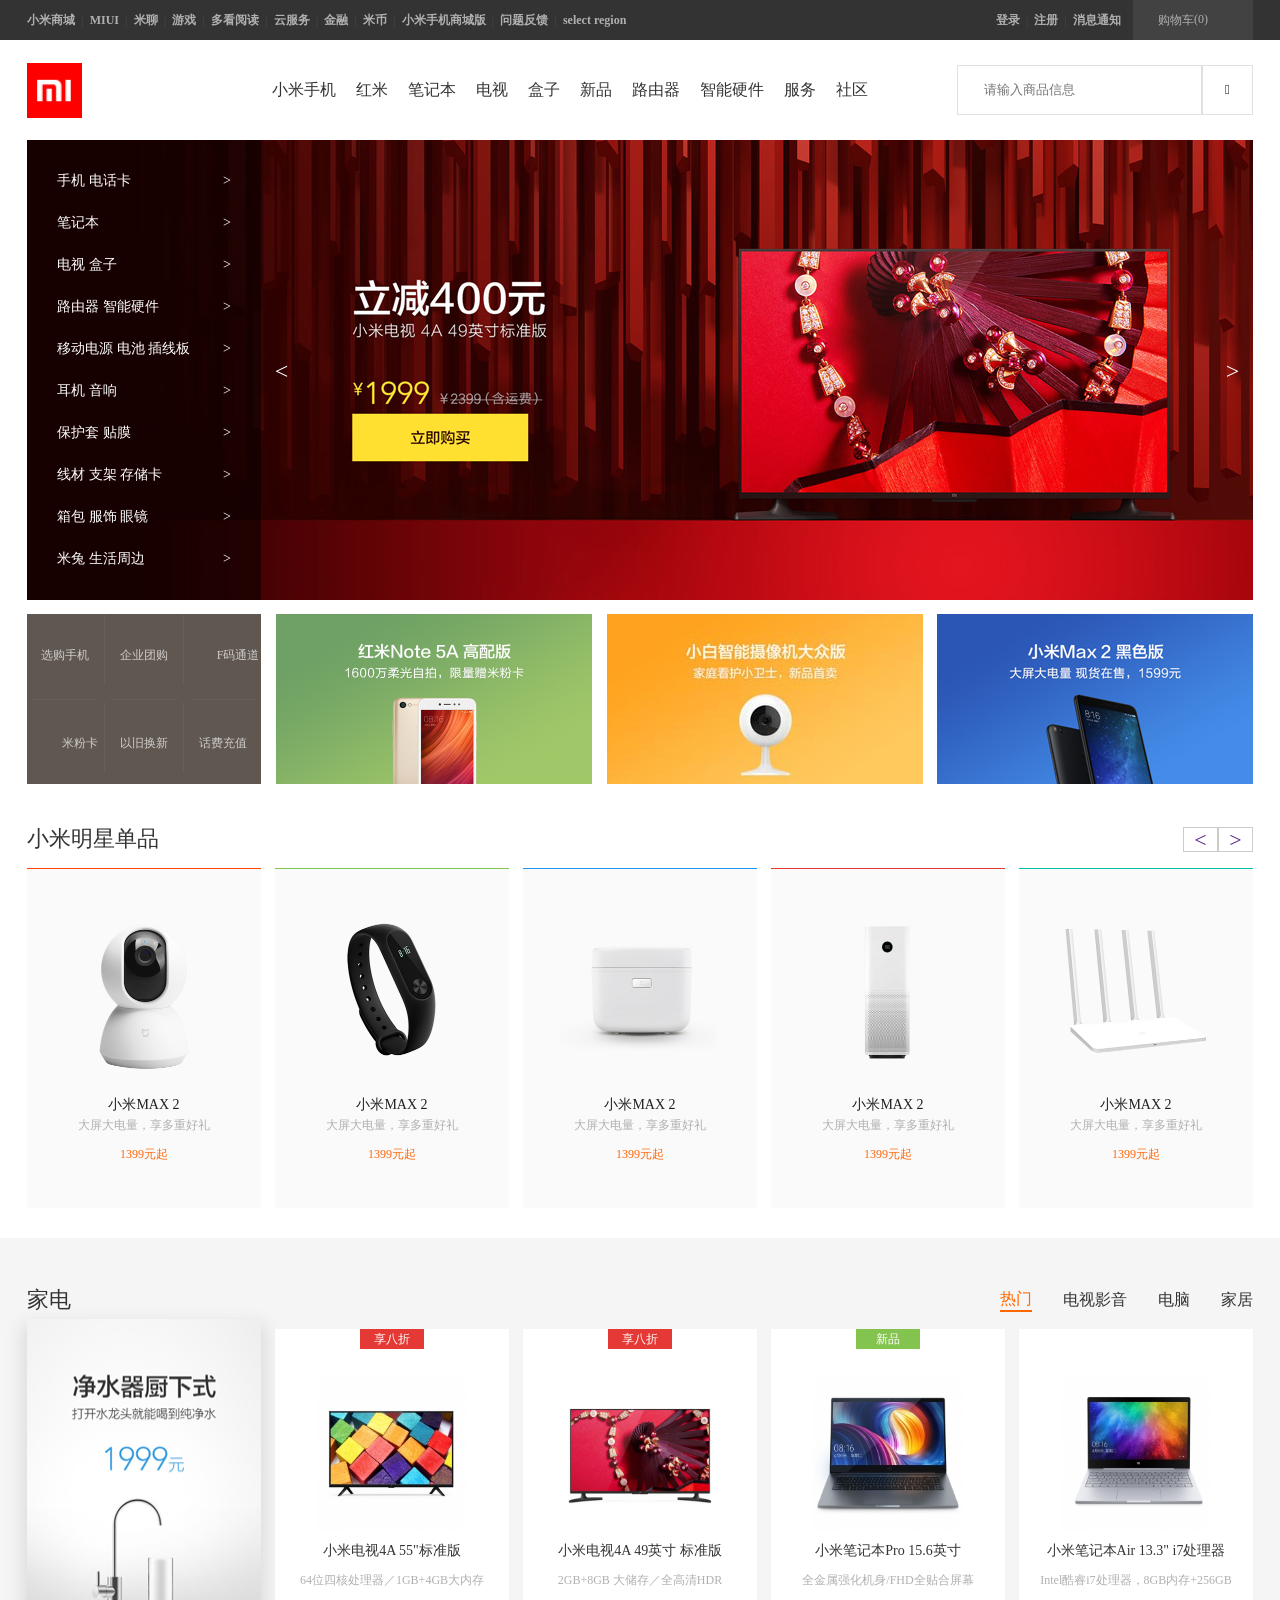
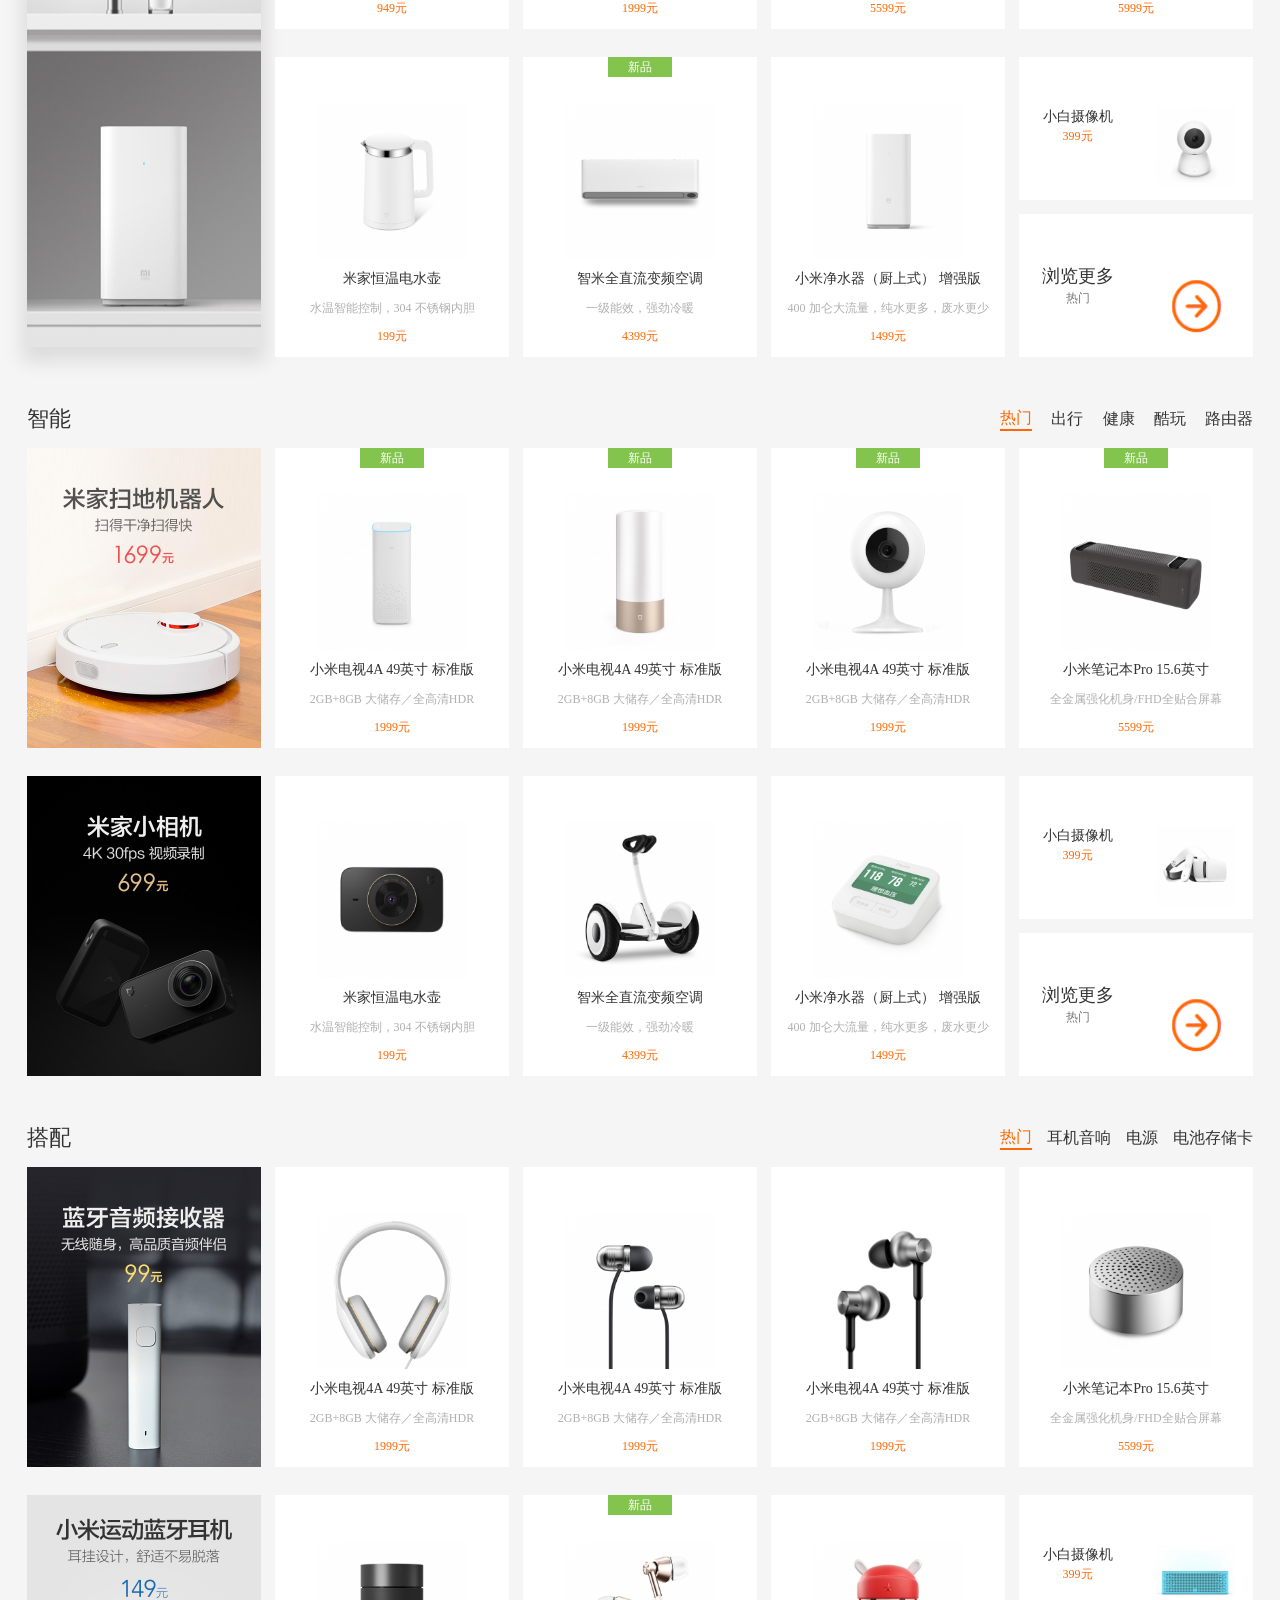
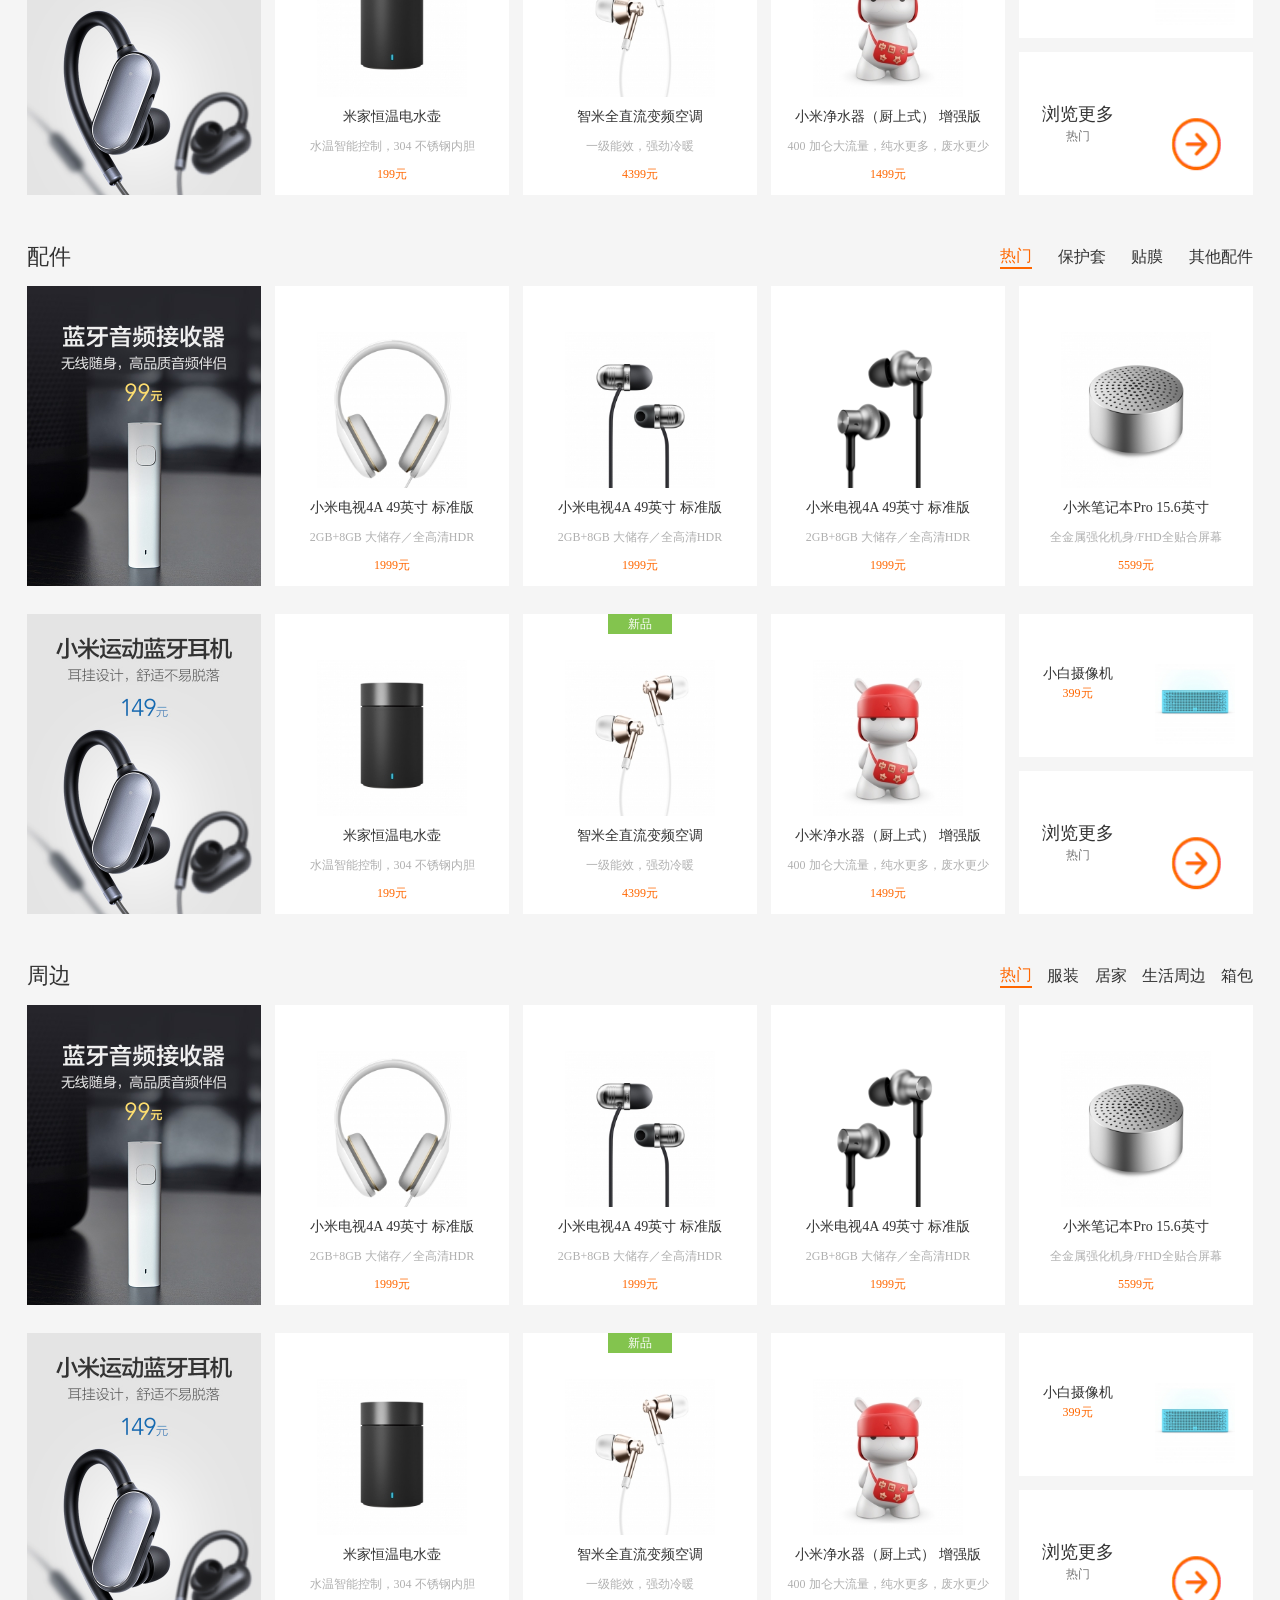
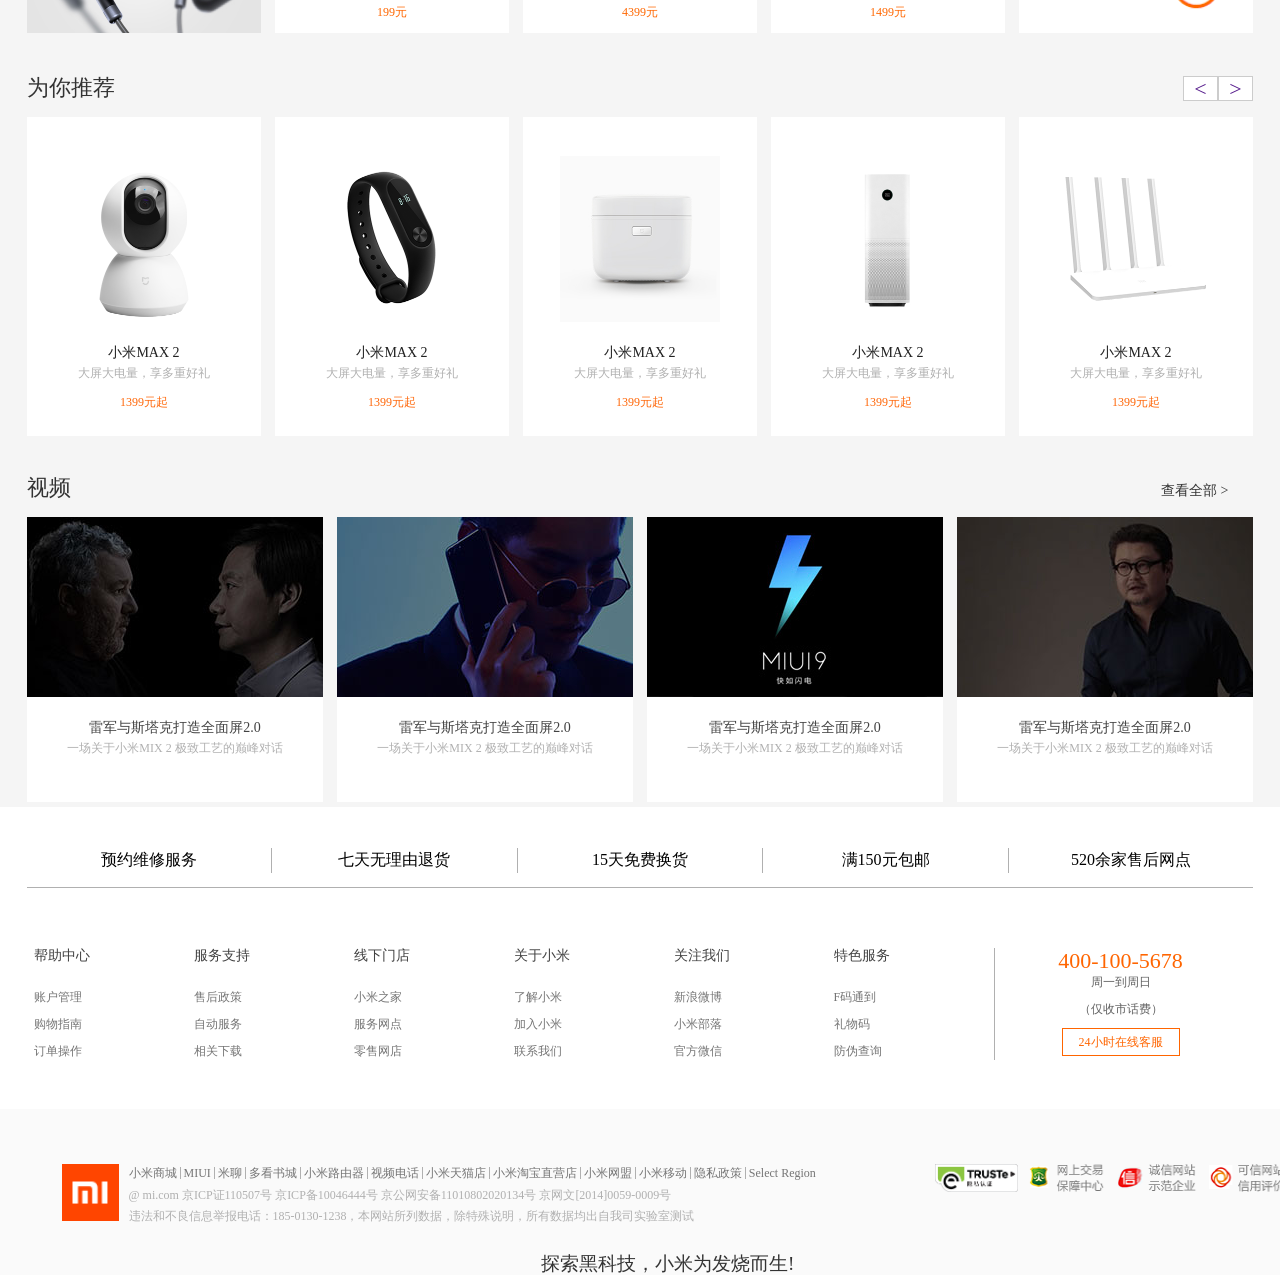
<file: index.html>
<!DOCTYPE html>
<html lang="en">
<head>
	<meta charset="UTF-8">
	<title>小米</title>
	<link rel="stylesheet" type="text/css" href="css/index.css">
	<link rel="stylesheet" type="text/css" href="css/bass.css">
	<link rel="stylesheet" type="text/css" href="css/swiper.min.css">
	<link rel="stylesheet" type="text/css" href="http://at.alicdn.com/t/font_386412_u6zuvaf2tgnidx6r.css"><!-- 出现错误的话就把http:补充上 ;网页上放一次代码更新一次地址-->
	<script src="JS/jquery-min.js"></script>
	<script src="JS/swiper.min.js"></script>
</head>
<body>
	<!-- <div class="box">小米哈哈</div>
	<div class="box">小米哈哈</div>
	<div class="box">小米哈哈</div>
	<div class="box">小米哈哈</div>
	<div class="box">小米哈哈</div> -->
	<!-- 头部开始 -->
	<div class="head floor">
		<div class="head-neikuan">
			<div class="head-left">
				<h5 class="head-wenzi">小米商城</h5>
				<h1 class="head-shuxian">|</h1>
	   			<h5 class="head-wenzi">MIUI</h5>
	   			<h1 class="head-shuxian">|</h1>
	  		 	<h5 class="head-wenzi">米聊</h5>
	  		 	<h1 class="head-shuxian">|</h1>
	   			<h5 class="head-wenzi">游戏</h5>
	   			<h1 class="head-shuxian">|</h1>
	   			<h5 class="head-wenzi">多看阅读</h5>
	   			<h1 class="head-shuxian">|</h1>
	   			<h5 class="head-wenzi">云服务</h5>
	   			<h1 class="head-shuxian">|</h1>
	   			<h5 class="head-wenzi">金融</h5>
	   			<h1 class="head-shuxian">|</h1>
	   			<h5 class="head-wenzi">米币</h5>
	   			<h1 class="head-shuxian">|</h1>
	   			<h5 class="head-wenzi">小米手机商城版</h5>
	   			<h1 class="head-shuxian">|</h1>
	   			<h5 class="head-wenzi">问题反馈</h5>
	   			<h1 class="head-shuxian">|</h1>
	   			<h5 class="head-wenzi">select region</h5>
	   			<h1 class="head-shuxian"></h1>
	   			<h1 class="head-shuxian"></h1>
			</div>
			<div class="head-right">
				<h5 class="head-wenzi">登录</h5>
				<h1 class="head-shuxian">|</h1>
	   			<h5 class="head-wenzi">注册</h5>
	   			<h1 class="head-shuxian">|</h1>
	  		 	<h5 class="head-wenzi">消息通知</h5>
	  		 	<a href:="" class="buy">
	  		 		<span class="iconfont icon-gouwuche"></span>
	  		 		<span >购物车</span>
	  		 		<span >(0)</span>
	  		 	</a>
		    </div>
	    </div>
	</div>
	<!-- 头部结束 -->


	<!-- 导航开始 -->
	<div class="daohang-neikuan floor">
		<div class="logo">
			<img attr="img/mi-logo.png" src="img/ipm421ov5rd.gif">
		</div>
		<div class="daohang-wenzi">
			<a href="" class="danghang-font">小米手机</a>
			<a href="" class="danghang-font">红米</a>
			<a href="" class="danghang-font">笔记本</a>
			<a href="" class="danghang-font">电视</a>
			<a href="" class="danghang-font">盒子</a>
			<a href="" class="danghang-font">新品</a>
			<a href="" class="danghang-font">路由器</a>
			<a href="" class="danghang-font">智能硬件</a>
			<a href="" class="danghang-font">服务</a>
			<a href="" class="danghang-font">社区</a>
		</div>
		<div class="nav-serch">
			<input type="text" placeholder="请输入商品信息" class="sousuo">
			<input type="button" class="nav-btn iconfont" value="&#xe614;">

		</div>
	</div>

	<!-- 导航结束 -->


<!-- 	banner开始 --><!-- 定位、堆叠 -->
	<div class="banner swiper-container floor">
		<div class="swiper-wrapper">
			<div class="banner-img swiper-slide">
		 		<img attr="img/11111.jpg" src="img/ipm421ov5rd.gif">
			</div>

			<div class="banner-img swiper-slide">
		 		<img attr="img/22222.jpg" src="img/ipm421ov5rd.gif">
			</div>

			<div class="banner-img swiper-slide">
		 		<img attr="img/33333.jpg" src="img/ipm421ov5rd.gif">
			</div>

		</div>
		
	    <div class="banner-nav">
	    	<div class="banner-item">
	    		<span>手机 电话卡</span>
	    		<span> > </span>
	    	</div>
		    <div class="banner-item">
		    	<span>笔记本</span>
		    	<span> > </span>
		    </div>
		    <div class="banner-item">
		    	<span>电视 盒子</span>
		    	<span> > </span>
		    </div>
		    <div class="banner-item">
		    	<span>路由器 智能硬件</span>
		    	<span> > </span>
		    </div>
		    <div class="banner-item">
		    	<span>移动电源 电池 插线板</span>
		    	<span> > </span>
		    </div>
		    <div class="banner-item">
		    	<span>耳机 音响</span>
		    	<span> > </span>
		    </div>
		    <div class="banner-item">
		    	<span>保护套 贴膜</span>
		    	<span> > </span>
		    </div>
		    <div class="banner-item">
		    	<span>线材 支架 存储卡</span>
		    	<span> > </span>
		    </div>
		    <div class="banner-item">
		    	<span>箱包 服饰 眼镜</span>
		    	<span> > </span>
		    </div>
		    <div class="banner-item">
		    	<span>米兔 生活周边</span>
		    	<span> > </span>
		    </div>
	    </div>
	    <div class="banner-btn lbn"> < </div>
	    <div class="banner-btn rbn"> > </div>
	    <ul class="banner-pages swiper-pagination" type="square"> <!-- type="square"disc实形圆.circle.square正方形 -->
		 <!--   <li></li>
		   <li></li>
		   <li></li>
		   <li></li>
		   <li></li>
		   <li></li>
		   <li></li> -->
		</ul>
	</div>
	<!-- banner结束-->

	<!-- 列表开始 -->
	<div class="list floor">
		<div class="list-tu list-tu1">
			<div class="list-icon">
				<a href="" class="iconfont icon-xuangoushouji"></a>
				<a href="">选购手机</a>
			</div>
			<div class="list-shuxian"></div> 
			<div class="list-icon">
				<a href="" class="iconfont icon-liwu"></a>
				<a href="">企业团购</a>
			</div>
			<div class="list-shuxian"></div>
			<div class="list-icon">
				<a href="" class="iconfont icon-f"></a>
				<a href="">F码通道</a>
			</div>

			<div class="list-shuxian1 list-shuxian2"></div>
			<div class="list-shuxian1"></div>
			<div class="list-shuxian1 list-shuxian3"></div>

			<div class="list-icon">
				<a href="" class="iconfont icon-dianhuaqia"></a>
				<a href="">米粉卡</a>
			</div>
			<div class="list-shuxian"></div>
			<div class="list-icon">
				<a href="" class="iconfont icon-yijiuhuanxin"></a>
				<a href="">以旧换新</a>
			</div>
			<div class="list-shuxian"></div>
			<div class="list-icon">
				<a href="" class="iconfont icon-huafeichongzhi"></a>
				<a href="">话费充值</a>
			</div>

			
		</div>
		<a href="" class="list-tu list-tu3">
			<img attr="img/1.jpg" src="img/ipm421ov5rd.gif">
		</a>
		<a href="" class="list-tu">
			<img attr="img/2.jpg" src="img/ipm421ov5rd.gif">
		</a>
		<a href="" class="list-tu list-tu2">
			<img attr="img/3.jpg" src="img/ipm421ov5rd.gif">
		</a>
	</div>
	<!-- 列表结束 -->

	<!-- 单品开始 -->
	<div class="danpin floor">
		<div class="danpin-top">
			<div class="danpin-left">小米明星单品</div>
			<div class="danpin-right">
				<a href=""> < </a>
				<a href=""> > </a>
			</div>
		</div>
		<div class="danpin-bottom">
			<div class="danpin-contant danpin-contant1">
				<a href="" class="danpin-img"><img attr="img/11.png" src="img/ipm421ov5rd.gif"></a>
				<a class="danpin-wenzi1">小米MAX 2</a>
				<h5 class="danpin-wenzi2">大屏大电量，享多重好礼</h5>
				<h5 class="danpin-wenzi3">1399元起</h5>
			</div>

			<div class="danpin-contant danpin-contant2">
				<a href="" class="danpin-img"><img attr="img/22.png" src="img/ipm421ov5rd.gif"></a>
				<a class="danpin-wenzi1">小米MAX 2</a>
				<h5 class="danpin-wenzi2">大屏大电量，享多重好礼</h5>
				<h5 class="danpin-wenzi3">1399元起</h5>
			</div>

			<div class="danpin-contant danpin-contant3">
				<a href="" class="danpin-img"><img attr="img/33.jpg" src="img/ipm421ov5rd.gif"></a>
				<a class="danpin-wenzi1">小米MAX 2</a>
				<h5 class="danpin-wenzi2">大屏大电量，享多重好礼</h5>
				<h5 class="danpin-wenzi3">1399元起</h5>
			</div>

			<div class="danpin-contant danpin-contant4">
				<a href="" class="danpin-img"><img attr="img/44.png" src="img/ipm421ov5rd.gif"></a>
				<a class="danpin-wenzi1">小米MAX 2</a>
				<h5 class="danpin-wenzi2">大屏大电量，享多重好礼</h5>
				<h5 class="danpin-wenzi3">1399元起</h5>
			</div>

			<div class="danpin-contant danpin-contant5">
				<a href="" class="danpin-img"><img attr="img/55.png" src="img/ipm421ov5rd.gif"></a>
				<a class="danpin-wenzi1">小米MAX 2</a>
				<h5 class="danpin-wenzi2">大屏大电量，享多重好礼</h5>
				<h5 class="danpin-wenzi3">1399元起</h5>
			</div>


		</div>
	</div>
	<!-- 单品结束 -->

	<!-- 商品开始 -->
	<div class="goods">
		<div class="jiadian floor">
			<div class="jiadian-top">
				<h2>家电</h2>
				<div class="jiadian-wenzi">
					<a href="" class="jiadian-active"="">热门</a>
					<a href="">电视影音</a>
					<a href="">电脑</a>
					<a href="">家居</a>
				</div>
			</div>
			<div class="jiadian-bottom">
				<div class="jiadian-left">
					<img attr="img/jiandian1.jpeg" src="img/ipm421ov5rd.gif">

				</div>
				<div class="jiadian-right">
					<div class="jiadian-item">
						<div class="jiadian-item1">享八折</div>
						
						<a href="" class="jiadian-item2">
							<img attr="img/ha1.jpg" src="img/ipm421ov5rd.gif">
							
						</a>

						<a href="" class="jiadian-item3">小米电视4A 55"标准版</a>

						<span class="jiadian-item4">64位四核处理器／1GB+4GB大内存</span>

						<span class="jiadian-item5">949元</span>
						<a href="" class="jiadian-item6">
							<h1>好看，实用，但是有点漏水</h1>
							<h1> 来自于 140519168 的评价 </h1>



						</a>

					</div>

					<div class="jiadian-item">
						<div class="jiadian-item1">享八折</div>
						
						<a href="" class="jiadian-item2">
							<img attr="img/ha2.png" src="img/ipm421ov5rd.gif">
							
						</a>

						<a href="" class="jiadian-item3">小米电视4A 49英寸 标准版</a>

						<span class="jiadian-item4">2GB+8GB 大储存／全高清HDR</span>

						<span class="jiadian-item5">1999元</span>
					</div>

					<div class="jiadian-item">
						<div class="jiadian-item1">新品</div>
						
						<a href="" class="jiadian-item2">
							<img attr="img/ha3.jpg" src="img/ipm421ov5rd.gif">
							
						</a>

						<a href="" class="jiadian-item3">小米笔记本Pro 15.6英寸 </a>

						<span class="jiadian-item4">全金属强化机身/FHD全贴合屏幕</span>

						<span class="jiadian-item5">5599元</span>
					</div>

					<div class="jiadian-item">
						<div class="jiadian-item1"></div>
						
						<a href="" class="jiadian-item2">
							<img attr="img/ha4.jpg" src="img/ipm421ov5rd.gif">
							
						</a>

						<a href="" class="jiadian-item3">小米笔记本Air 13.3" i7处理器</a>

						<span class="jiadian-item4">Intel酷睿i7处理器，8GB内存+256GB</span>

						<span class="jiadian-item5">5999元</span>
					</div>

					<div class="jiadian-item">
						<div class="jiadian-item1"></div>
						
						<a href="" class="jiadian-item2">
							<img attr="img/ha5.jpg" src="img/ipm421ov5rd.gif">
							
						</a>

						<a href="" class="jiadian-item3">米家恒温电水壶</a>

						<span class="jiadian-item4">水温智能控制，304 不锈钢内胆</span>

						<span class="jiadian-item5">199元</span>
					</div>

					<div class="jiadian-item">
						<div class="jiadian-item1">新品</div>
						
						<a href="" class="jiadian-item2">
							<img attr="img/ha6.jpg" src="img/ipm421ov5rd.gif">
							
						</a>

						<a href="" class="jiadian-item3">智米全直流变频空调</a>

						<span class="jiadian-item4">一级能效，强劲冷暖</span>

						<span class="jiadian-item5">4399元</span>
					</div>

					<div class="jiadian-item">
						<div class="jiadian-item1"></div>
						
						<a href="" class="jiadian-item2">
							<img attr="img/ha7.jpg" src="img/ipm421ov5rd.gif">
							
						</a>

						<a href="" class="jiadian-item3">小米净水器（厨上式） 增强版</a>

						<span class="jiadian-item4">400 加仑大流量，纯水更多，废水更少</span>

						<span class="jiadian-item5">1499元</span>
					</div>

					<div class="jiadian-items">
						<div class="jiadian-items1">
							<div class="jiandian-items2">
								<a href="" class="jiadian-item3">小白摄像机 </a>
						        <span class="jiadian-item5">399元</span>
					        </div>
					        <div class="jiandian-items3">
					        	<img attr="img/ha8.jpg" src="img/ipm421ov5rd.gif">
					        </div>
						</div>


						<div class="jiadian-items1">
							<div class="jiandian-items2">
								<a href="" class="jiadian-item3 ">浏览更多 </a>
						        <span class="jiadian-item5 haha">热门</span>
					        </div>
					        <div class="jiandian-items3">
					        	<img attr="img/jiantou.png" src="img/ipm421ov5rd.gif">
					        </div>
						</div>
						    
					</div>						
												


				</div>
			</div>
			</div>

			<div class="jiadian floor">
				<div class="jiadian-top">
					<h2>智能</h2>
					<div class="jiadian-wenzi">
						<a href="" class="jiadian-active"="">热门</a>
						<a href="">出行</a>
						<a href="">健康</a>
						<a href="">酷玩</a>
						<a href="">路由器</a>
					</div>
				</div>
				<div class="jiadian-bottom">
					
					<div class="jiadian-right zhineng-right">
						

						<div class="jiadian-item">
							<!-- <div class="jiadian-item1">享八折</div> -->
							
							<!-- <a href="" class="jiadian-item2"> -->
							<img attr="img/en1.jpg" src="img/ipm421ov5rd.gif">
								
						<!-- 	</a> -->

							<!-- <a href="" class="jiadian-item3">小米电视4A 55"标准版</a>

							<span class="jiadian-item4">64位四核处理器／1GB+4GB大内存</span>

							<span class="jiadian-item5">949元</span> -->
						</div>

						


						<div class="jiadian-item ">
							<div class="jiadian-item1 jiadian-haha">新品</div>
							
							<a href="" class="jiadian-item2">
								<img attr="img/en3.jpg" src="img/ipm421ov5rd.gif">
								
							</a>

							<a href="" class="jiadian-item3">小米电视4A 49英寸 标准版</a>

							<span class="jiadian-item4">2GB+8GB 大储存／全高清HDR</span>

							<span class="jiadian-item5">1999元</span>
							<a href="" class="jiadian-item6">
								<h1>好看，实用，但是有点漏水</h1>
								<h1> 来自于 140519168 的评价 </h1>



							</a>

						</div>



						<div class="jiadian-item">
							<div class="jiadian-item1 jiadian-haha">新品</div>
							
							<a href="" class="jiadian-item2">
								<img attr="img/en4.jpg" src="img/ipm421ov5rd.gif">
								
							</a>

							<a href="" class="jiadian-item3">小米电视4A 49英寸 标准版</a>

							<span class="jiadian-item4">2GB+8GB 大储存／全高清HDR</span>

							<span class="jiadian-item5">1999元</span>
						</div>



						<div class="jiadian-item">
							<div class="jiadian-item1 jiadian-haha">新品</div>
							
							<a href="" class="jiadian-item2">
								<img attr="img/en5.jpg" src="img/ipm421ov5rd.gif">
								
							</a>

							<a href="" class="jiadian-item3">小米电视4A 49英寸 标准版</a>

							<span class="jiadian-item4">2GB+8GB 大储存／全高清HDR</span>

							<span class="jiadian-item5">1999元</span>
						</div>

						


						


						<div class="jiadian-item">
							<div class="jiadian-item1 jiadian-haha">新品</div>
							
							<a href="" class="jiadian-item2">
								<img attr="img/en6.jpg" src="img/ipm421ov5rd.gif">
								
							</a>

							<a href="" class="jiadian-item3">小米笔记本Pro 15.6英寸 </a>

							<span class="jiadian-item4">全金属强化机身/FHD全贴合屏幕</span>

							<span class="jiadian-item5">5599元</span>
						</div>

						


						<div class="jiadian-item">
							<!-- <div class="jiadian-item1">新品</div> -->
							
							<!-- <a href="" class="jiadian-item2"> -->
							<img attr="img/en2.jpg" src="img/ipm421ov5rd.gif">
								
							<!-- </a> -->

							<!-- <a href="" class="jiadian-item3">小米笔记本Air 13.3" i7处理器</a>

							<span class="jiadian-item4">Intel酷睿i7处理器，8GB内存+256GB</span>

							<span class="jiadian-item5">5999元</span> -->
						</div>

						


						<div class="jiadian-item">
							<div class="jiadian-item1"></div>
							
							<a href="" class="jiadian-item2">
								<img attr="img/en7.jpg" src="img/ipm421ov5rd.gif">
								
							</a>

							<a href="" class="jiadian-item3">米家恒温电水壶</a>

							<span class="jiadian-item4">水温智能控制，304 不锈钢内胆</span>

							<span class="jiadian-item5">199元</span>
						</div>

						


						<div class="jiadian-item">
							<div class="jiadian-item1">新品</div>
							
							<a href="" class="jiadian-item2">
								<img attr="img/en8.jpg" src="img/ipm421ov5rd.gif">
								
							</a>

							<a href="" class="jiadian-item3">智米全直流变频空调</a>

							<span class="jiadian-item4">一级能效，强劲冷暖</span>

							<span class="jiadian-item5">4399元</span>
						</div>

						


						<div class="jiadian-item">
							<div class="jiadian-item1 jiadian-hengheng"></div>
							
							<a href="" class="jiadian-item2">
								<img attr="img/en9.jpg" src="img/ipm421ov5rd.gif">
								
							</a>

							<a href="" class="jiadian-item3">小米净水器（厨上式） 增强版</a>

							<span class="jiadian-item4">400 加仑大流量，纯水更多，废水更少</span>

							<span class="jiadian-item5">1499元</span>
						</div>

						


						<div class="jiadian-items">
							<div class="jiadian-items1">
								<div class="jiandian-items2">
									<a href="" class="jiadian-item3">小白摄像机 </a>
							        <span class="jiadian-item5">399元</span>
						        </div>
						        <div class="jiandian-items3">
						        	<img attr="img/en10.jpg" src="img/ipm421ov5rd.gif">
						        </div>
							</div>


							<div class="jiadian-items1">
								<div class="jiandian-items2">
									<a href="" class="jiadian-item3 ">浏览更多 </a>
							        <span class="jiadian-item5 haha">热门</span>
						        </div>
						        <div class="jiandian-items3">
						        	<img attr="img/jiantou.png" src="img/ipm421ov5rd.gif">
						        </div>
							</div>
							
							
							</div>
							    
						</div>						
													


					</div>
				</div>
			
		<div class="jiadian floor">
			<div class="jiadian-top">
				<h2>搭配</h2>
				<div class="jiadian-wenzi">
					<a href="" class="jiadian-active"="">热门</a>
					<a href="">耳机音响</a>
					<a href="">电源</a>
					<a href="">电池存储卡</a>
					
				</div>
			</div>
			<div class="jiadian-bottom">
				
				<div class="jiadian-right zhineng-right">
					

					<div class="jiadian-item">
						<!-- <div class="jiadian-item1">享八折</div> -->
						
						<!-- <a href="" class="jiadian-item2"> -->
						<img attr="img/b1.jpg" src="img/ipm421ov5rd.gif">
							
					<!-- 	</a> -->

						<!-- <a href="" class="jiadian-item3">小米电视4A 55"标准版</a>

						<span class="jiadian-item4">64位四核处理器／1GB+4GB大内存</span>

						<span class="jiadian-item5">949元</span> -->
					</div>

					


					<div class="jiadian-item ">
						<div class="jiadian-item1 jiadian-haha jiadian-xixi"></div>
						
						<a href="" class="jiadian-item2">
							<img attr="img/b2.jpg" src="img/ipm421ov5rd.gif">
							
						</a>

						<a href="" class="jiadian-item3">小米电视4A 49英寸 标准版</a>

						<span class="jiadian-item4">2GB+8GB 大储存／全高清HDR</span>

						<span class="jiadian-item5">1999元</span>
						<a href="" class="jiadian-item6">
							<h1>好看，实用，但是有点漏水</h1>
							<h1> 来自于 140519168 的评价 </h1>



						</a>

					</div>



					<div class="jiadian-item">
						<div class="jiadian-item1 jiadian-haha jiadian-xixi"></div>
						
						<a href="" class="jiadian-item2">
							<img attr="img/b3.jpg" src="img/ipm421ov5rd.gif">
							
						</a>

						<a href="" class="jiadian-item3">小米电视4A 49英寸 标准版</a>

						<span class="jiadian-item4">2GB+8GB 大储存／全高清HDR</span>

						<span class="jiadian-item5">1999元</span>
					</div>



					<div class="jiadian-item">
						<div class="jiadian-item1 jiadian-haha jiadian-xixi"></div>
						
						<a href="" class="jiadian-item2">
							<img attr="img/b4.png" src="img/ipm421ov5rd.gif">
							
						</a>

						<a href="" class="jiadian-item3">小米电视4A 49英寸 标准版</a>

						<span class="jiadian-item4">2GB+8GB 大储存／全高清HDR</span>

						<span class="jiadian-item5">1999元</span>
					</div>

					


					


					<div class="jiadian-item">
						<div class="jiadian-item1 jiadian-haha jiadian-xixi"></div>
						
						<a href="" class="jiadian-item2">
							<img attr="img/b5.jpg" src="img/ipm421ov5rd.gif">
							
						</a>

						<a href="" class="jiadian-item3">小米笔记本Pro 15.6英寸 </a>

						<span class="jiadian-item4">全金属强化机身/FHD全贴合屏幕</span>

						<span class="jiadian-item5">5599元</span>
					</div>

					


					<div class="jiadian-item">
						<!-- <div class="jiadian-item1">新品</div> -->
						
						<!-- <a href="" class="jiadian-item2"> -->
						<img attr="img/b6.jpeg" src="img/ipm421ov5rd.gif">
							
						<!-- </a> -->

						<!-- <a href="" class="jiadian-item3">小米笔记本Air 13.3" i7处理器</a>

						<span class="jiadian-item4">Intel酷睿i7处理器，8GB内存+256GB</span>

						<span class="jiadian-item5">5999元</span> -->
					</div>

					


					<div class="jiadian-item">
						<div class="jiadian-item1"></div>
						
						<a href="" class="jiadian-item2">
							<img attr="img/b7.jpg" src="img/ipm421ov5rd.gif">
							
						</a>

						<a href="" class="jiadian-item3">米家恒温电水壶</a>

						<span class="jiadian-item4">水温智能控制，304 不锈钢内胆</span>

						<span class="jiadian-item5">199元</span>
					</div>

					


					<div class="jiadian-item">
						<div class="jiadian-item1 jiadian-haha">新品</div>
						
						<a href="" class="jiadian-item2">
							<img attr="img/b8.jpg" src="img/ipm421ov5rd.gif">
							
						</a>

						<a href="" class="jiadian-item3">智米全直流变频空调</a>

						<span class="jiadian-item4">一级能效，强劲冷暖</span>

						<span class="jiadian-item5">4399元</span>
					</div>

					


					<div class="jiadian-item">
						<div class="jiadian-item1 jiadian-hengheng"></div>
						
						<a href="" class="jiadian-item2">
							<img attr="img/b9.jpg" src="img/ipm421ov5rd.gif">
							
						</a>

						<a href="" class="jiadian-item3">小米净水器（厨上式） 增强版</a>

						<span class="jiadian-item4">400 加仑大流量，纯水更多，废水更少</span>

						<span class="jiadian-item5">1499元</span>
					</div>

					


					<div class="jiadian-items">
						<div class="jiadian-items1">
							<div class="jiandian-items2">
								<a href="" class="jiadian-item3">小白摄像机 </a>
						        <span class="jiadian-item5">399元</span>
					        </div>
					        <div class="jiandian-items3">
					        	<img attr="img/b10.jpg" src="img/ipm421ov5rd.gif">
					        </div>
						</div>


						<div class="jiadian-items1">
							<div class="jiandian-items2">
								<a href="" class="jiadian-item3 ">浏览更多 </a>
						        <span class="jiadian-item5 haha">热门</span>
					        </div>
					        <div class="jiandian-items3">
					        	<img attr="img/jiantou.png" src="img/ipm421ov5rd.gif">
					        </div>
						</div>
						
						
						</div>
						    
					</div>						
												


				</div>
			</div>

		<div class="jiadian floor">
			<div class="jiadian-top">
				<h2>配件</h2>
				<div class="jiadian-wenzi">
					<a href="" class="jiadian-active"="">热门</a>
					<a href="">保护套</a>
					<a href="">贴膜</a>
					<a href="">其他配件


					</a>
					
				</div>
			</div>
			<div class="jiadian-bottom">
				
				<div class="jiadian-right zhineng-right">
					

					<div class="jiadian-item">
						<!-- <div class="jiadian-item1">享八折</div> -->
						
						<!-- <a href="" class="jiadian-item2"> -->
						<img attr="img/b1.jpg" src="img/ipm421ov5rd.gif">
							
					<!-- 	</a> -->

						<!-- <a href="" class="jiadian-item3">小米电视4A 55"标准版</a>

						<span class="jiadian-item4">64位四核处理器／1GB+4GB大内存</span>

						<span class="jiadian-item5">949元</span> -->
					</div>

					


					<div class="jiadian-item ">
						<div class="jiadian-item1 jiadian-haha jiadian-xixi"></div>
						
						<a href="" class="jiadian-item2">
							<img attr="img/b2.jpg" src="img/ipm421ov5rd.gif">
							
						</a>

						<a href="" class="jiadian-item3">小米电视4A 49英寸 标准版</a>

						<span class="jiadian-item4">2GB+8GB 大储存／全高清HDR</span>

						<span class="jiadian-item5">1999元</span>
						<a href="" class="jiadian-item6">
							<h1>好看，实用，但是有点漏水</h1>
							<h1> 来自于 140519168 的评价 </h1>



						</a>

					</div>



					<div class="jiadian-item">
						<div class="jiadian-item1 jiadian-haha jiadian-xixi"></div>
						
						<a href="" class="jiadian-item2">
							<img attr="img/b3.jpg" src="img/ipm421ov5rd.gif">
							
						</a>

						<a href="" class="jiadian-item3">小米电视4A 49英寸 标准版</a>

						<span class="jiadian-item4">2GB+8GB 大储存／全高清HDR</span>

						<span class="jiadian-item5">1999元</span>
					</div>



					<div class="jiadian-item">
						<div class="jiadian-item1 jiadian-haha jiadian-xixi"></div>
						
						<a href="" class="jiadian-item2">
							<img attr="img/b4.png" src="img/ipm421ov5rd.gif">
							
						</a>

						<a href="" class="jiadian-item3">小米电视4A 49英寸 标准版</a>

						<span class="jiadian-item4">2GB+8GB 大储存／全高清HDR</span>

						<span class="jiadian-item5">1999元</span>
					</div>

					


					


					<div class="jiadian-item">
						<div class="jiadian-item1 jiadian-haha jiadian-xixi"></div>
						
						<a href="" class="jiadian-item2">
							<img attr="img/b5.jpg" src="img/ipm421ov5rd.gif">
							
						</a>

						<a href="" class="jiadian-item3">小米笔记本Pro 15.6英寸 </a>

						<span class="jiadian-item4">全金属强化机身/FHD全贴合屏幕</span>

						<span class="jiadian-item5">5599元</span>
					</div>

					


					<div class="jiadian-item">
						<!-- <div class="jiadian-item1">新品</div> -->
						
						<!-- <a href="" class="jiadian-item2"> -->
						<img attr="img/b6.jpeg" src="img/ipm421ov5rd.gif">
							
						<!-- </a> -->

						<!-- <a href="" class="jiadian-item3">小米笔记本Air 13.3" i7处理器</a>

						<span class="jiadian-item4">Intel酷睿i7处理器，8GB内存+256GB</span>

						<span class="jiadian-item5">5999元</span> -->
					</div>

					


					<div class="jiadian-item">
						<div class="jiadian-item1"></div>
						
						<a href="" class="jiadian-item2">
							<img attr="img/b7.jpg" src="img/ipm421ov5rd.gif">
							
						</a>

						<a href="" class="jiadian-item3">米家恒温电水壶</a>

						<span class="jiadian-item4">水温智能控制，304 不锈钢内胆</span>

						<span class="jiadian-item5">199元</span>
					</div>

					


					<div class="jiadian-item">
						<div class="jiadian-item1 jiadian-haha">新品</div>
						
						<a href="" class="jiadian-item2">
							<img attr="img/b8.jpg" src="img/ipm421ov5rd.gif">
							
						</a>

						<a href="" class="jiadian-item3">智米全直流变频空调</a>

						<span class="jiadian-item4">一级能效，强劲冷暖</span>

						<span class="jiadian-item5">4399元</span>
					</div>

					


					<div class="jiadian-item">
						<div class="jiadian-item1 jiadian-hengheng"></div>
						
						<a href="" class="jiadian-item2">
							<img attr="img/b9.jpg" src="img/ipm421ov5rd.gif">
							
						</a>

						<a href="" class="jiadian-item3">小米净水器（厨上式） 增强版</a>

						<span class="jiadian-item4">400 加仑大流量，纯水更多，废水更少</span>

						<span class="jiadian-item5">1499元</span>
					</div>

					


					<div class="jiadian-items">
						<div class="jiadian-items1">
							<div class="jiandian-items2">
								<a href="" class="jiadian-item3">小白摄像机 </a>
						        <span class="jiadian-item5">399元</span>
					        </div>
					        <div class="jiandian-items3">
					        	<img attr="img/b10.jpg" src="img/ipm421ov5rd.gif">
					        </div>
						</div>


						<div class="jiadian-items1">
							<div class="jiandian-items2">
								<a href="" class="jiadian-item3 ">浏览更多 </a>
						        <span class="jiadian-item5 haha">热门</span>
					        </div>
					        <div class="jiandian-items3">
					        	<img attr="img/jiantou.png" src="img/ipm421ov5rd.gif">
					        </div>
						</div>
						
						
						</div>
						    
					</div>						
												


				</div>
			</div>

		<div class="jiadian floor">
			<div class="jiadian-top">
				<h2>周边</h2>
				<div class="jiadian-wenzi">
					<a href="" class="jiadian-active"="">热门</a>
					<a href="">服装</a>
					<a href="">居家</a>
					<a href="">生活周边</a>
					<a href="">箱包</a>
					
				</div>
			</div>
			<div class="jiadian-bottom">
				
				<div class="jiadian-right zhineng-right">
					

					<div class="jiadian-item">
						<!-- <div class="jiadian-item1">享八折</div> -->
						
						<!-- <a href="" class="jiadian-item2"> -->
						<img attr="img/b1.jpg" src="img/ipm421ov5rd.gif">
							
					<!-- 	</a> -->

						<!-- <a href="" class="jiadian-item3">小米电视4A 55"标准版</a>

						<span class="jiadian-item4">64位四核处理器／1GB+4GB大内存</span>

						<span class="jiadian-item5">949元</span> -->
					</div>

					


					<div class="jiadian-item ">
						<div class="jiadian-item1 jiadian-haha jiadian-xixi"></div>
						
						<a href="" class="jiadian-item2">
							<img attr="img/b2.jpg" src="img/ipm421ov5rd.gif">
							
						</a>

						<a href="" class="jiadian-item3">小米电视4A 49英寸 标准版</a>

						<span class="jiadian-item4">2GB+8GB 大储存／全高清HDR</span>

						<span class="jiadian-item5">1999元</span>
						<a href="" class="jiadian-item6">
							<h1>好看，实用，但是有点漏水</h1>
							<h1> 来自于 140519168 的评价 </h1>



						</a>

					</div>



					<div class="jiadian-item">
						<div class="jiadian-item1 jiadian-haha jiadian-xixi"></div>
						
						<a href="" class="jiadian-item2">
							<img attr="img/b3.jpg" src="img/ipm421ov5rd.gif">
							
						</a>

						<a href="" class="jiadian-item3">小米电视4A 49英寸 标准版</a>

						<span class="jiadian-item4">2GB+8GB 大储存／全高清HDR</span>

						<span class="jiadian-item5">1999元</span>
					</div>



					<div class="jiadian-item">
						<div class="jiadian-item1 jiadian-haha jiadian-xixi"></div>
						
						<a href="" class="jiadian-item2">
							<img attr="img/b4.png" src="img/ipm421ov5rd.gif">
							
						</a>

						<a href="" class="jiadian-item3">小米电视4A 49英寸 标准版</a>

						<span class="jiadian-item4">2GB+8GB 大储存／全高清HDR</span>

						<span class="jiadian-item5">1999元</span>
						<a href="" class="jiadian-item6">
							<h1>好看，实用，但是有点漏水</h1>
							<h1> 来自于 140519168 的评价 </h1>



						</a>

					</div>

					


					


					<div class="jiadian-item">
						<div class="jiadian-item1 jiadian-haha jiadian-xixi"></div>
						
						<a href="" class="jiadian-item2">
							<img attr="img/b5.jpg" src="img/ipm421ov5rd.gif">
							
						</a>

						<a href="" class="jiadian-item3">小米笔记本Pro 15.6英寸 </a>

						<span class="jiadian-item4">全金属强化机身/FHD全贴合屏幕</span>

						<span class="jiadian-item5">5599元</span>
					</div>

					


					<div class="jiadian-item">
						<!-- <div class="jiadian-item1">新品</div> -->
						
						<!-- <a href="" class="jiadian-item2"> -->
						<img attr="img/b6.jpeg" src="img/ipm421ov5rd.gif"> 
							
						<!-- </a> -->

						<!-- <a href="" class="jiadian-item3">小米笔记本Air 13.3" i7处理器</a>

						<span class="jiadian-item4">Intel酷睿i7处理器，8GB内存+256GB</span>

						<span class="jiadian-item5">5999元</span> -->
					</div>

					


					<div class="jiadian-item">
						<div class="jiadian-item1"></div>
						
						<a href="" class="jiadian-item2">
							<img attr="img/b7.jpg" src="img/ipm421ov5rd.gif"> 
							
						</a>

						<a href="" class="jiadian-item3">米家恒温电水壶</a>

						<span class="jiadian-item4">水温智能控制，304 不锈钢内胆</span>

						<span class="jiadian-item5">199元</span>
					</div>

					


					<div class="jiadian-item">
						<div class="jiadian-item1 jiadian-haha">新品</div>
						
						<a href="" class="jiadian-item2">
							<img attr="img/b8.jpg"src="img/ipm421ov5rd.gif">
							
						</a>

						<a href="" class="jiadian-item3">智米全直流变频空调</a>

						<span class="jiadian-item4">一级能效，强劲冷暖</span>

						<span class="jiadian-item5">4399元</span>
					</div>

					


					<div class="jiadian-item">
						<div class="jiadian-item1 jiadian-hengheng"></div>
						
						<a href="" class="jiadian-item2">
							<img attr="img/b9.jpg" src="img/ipm421ov5rd.gif">
							
						</a>

						<a href="" class="jiadian-item3">小米净水器（厨上式） 增强版</a>

						<span class="jiadian-item4">400 加仑大流量，纯水更多，废水更少</span>

						<span class="jiadian-item5">1499元</span>
					</div>

					


					<div class="jiadian-items">
						<div class="jiadian-items1">
							<div class="jiandian-items2">
								<a href="" class="jiadian-item3">小白摄像机 </a>
						        <span class="jiadian-item5">399元</span>
					        </div>
					        <div class="jiandian-items3">
					        	<img attr="img/b10.jpg" src="img/ipm421ov5rd.gif">
					        </div>
						</div>


						<div class="jiadian-items1">
							<div class="jiandian-items2">
								<a href="" class="jiadian-item3 ">浏览更多 </a>
						        <span class="jiadian-item5 haha">热门</span>
					        </div>
					        <div class="jiandian-items3">
					        	<img attr="img/jiantou.png" src="img/ipm421ov5rd.gif">
					        </div>
						</div>
						
						
						</div>
						    
					</div>						
												


				</div>
			</div> 

		<div class="danpin tuijian floor">
		<div class="danpin-top">
			<div class="danpin-left">为你推荐</div>
			<div class="danpin-right">
				<a href=""> < </a>
				<a href=""> > </a>
			</div>
		</div>
			<div class="tuijian-bottom">
			<div class="danpin-contant danpin-contant1">
				<a href="" class="danpin-img"><img attr="img/11.png" src="img/ipm421ov5rd.gif"></a>
				<a class="danpin-wenzi1">小米MAX 2</a>
				<h5 class="danpin-wenzi2">大屏大电量，享多重好礼</h5>
				<h5 class="danpin-wenzi3">1399元起</h5>
			</div>

			<div class="danpin-contant danpin-contant2">
				<a href="" class="danpin-img"><img attr="img/22.png" src="img/ipm421ov5rd.gif"></a>
				<a class="danpin-wenzi1">小米MAX 2</a>
				<h5 class="danpin-wenzi2">大屏大电量，享多重好礼</h5>
				<h5 class="danpin-wenzi3">1399元起</h5>
			</div>

			<div class="danpin-contant danpin-contant3">
				<a href="" class="danpin-img"><img attr="img/33.jpg" src="img/ipm421ov5rd.gif"></a>
				<a class="danpin-wenzi1">小米MAX 2</a>
				<h5 class="danpin-wenzi2">大屏大电量，享多重好礼</h5>
				<h5 class="danpin-wenzi3">1399元起</h5>
			</div>

			<div class="danpin-contant danpin-contant4">
				<a href="" class="danpin-img"><img attr="img/44.png" src="img/ipm421ov5rd.gif"></a>
				<a class="danpin-wenzi1">小米MAX 2</a>
				<h5 class="danpin-wenzi2">大屏大电量，享多重好礼</h5>
				<h5 class="danpin-wenzi3">1399元起</h5>
			</div>

			<div class="danpin-contant danpin-contant5">
				<a href="" class="danpin-img"><img attr="img/55.png" src="img/ipm421ov5rd.gif"></a>
				<a class="danpin-wenzi1">小米MAX 2</a>
				<h5 class="danpin-wenzi2">大屏大电量，享多重好礼</h5>
				<h5 class="danpin-wenzi3">1399元起</h5>
			</div>
		    </div>
	    </div>
	    <div class="video floor">
	    	<div class="danpin-top">
				<div class="danpin-left">视频</div>
				<div class="video-right">
					<a href=""> 查看全部 </a>
					<a href=""> > </a>
				</div>
			</div>
			<div class="video-bottom">
				<div class="video-item">
					<div class="video-item1">
						<img attr="img/s1.jpg" src="img/ipm421ov5rd.gif" alt="">
						<a href="" class="iconfont icon-bofang play"></a>
					</div>
					<a href="" class="video-item2">雷军与斯塔克打造全面屏2.0</a>
					<span class="video-item3">一场关于小米MIX 2 极致工艺的巅峰对话</span>

				</div>


				<div class="video-item">
					<div class="video-item1">
						<img attr="img/s2.jpeg" src="img/ipm421ov5rd.gif" alt="">
						<a href="" class="iconfont icon-bofang play"></a>
					</div>
					<a href="" class="video-item2">雷军与斯塔克打造全面屏2.0</a>
					<span class="video-item3">一场关于小米MIX 2 极致工艺的巅峰对话</span>

				</div>


				<div class="video-item">
					<div class="video-item1">
						<img attr="img/s3.jpeg" src="img/ipm421ov5rd.gif" alt="">
						<a href="" class="iconfont icon-bofang play"></a>
					</div>
					<a href="" class="video-item2">雷军与斯塔克打造全面屏2.0</a>
					<span class="video-item3">一场关于小米MIX 2 极致工艺的巅峰对话</span>

				</div>


				<div class="video-item">
					<div class="video-item1">
						<img attr="img/s4.jpeg" src="img/ipm421ov5rd.gif" alt="">
						<a href="" class="iconfont icon-bofang play"></a>
					</div>
					<a href="" class="video-item2">雷军与斯塔克打造全面屏2.0</a>
					<span class="video-item3">一场关于小米MIX 2 极致工艺的巅峰对话</span>

				</div>


			</div>
			
		</div>
	    </div>
	</div>
	<!-- 商品结束 -->

	<!-- 站点地图开始 -->
	<div class="zhandian floor">
		<div class="zhandian-top">
			<div href="" class="zhandian-tuwen">
				<a href="" class="iconfont icon-weixiu zhandian-item1"></a>
				<a href="" class="zhandian-item2">预约维修服务</a>
			</div>
			<div class="zhandian-shuxian"></div>
			<div href="" class="zhandian-tuwen">
				<a href="" class="iconfont icon-sevenday zhandian-item1"></a>
				<a href="" class="zhandian-item2">七天无理由退货</a>
			</div>
			<div class="zhandian-shuxian"></div>
			<div href="" class="zhandian-tuwen">
				<a href="" class="iconfont icon-tian zhandian-item1"></a>
				<a href="" class="zhandian-item2">15天免费换货</a>
			</div>
			<div class="zhandian-shuxian"></div>
			<div href="" class="zhandian-tuwen">
				<a href="" class="iconfont icon-liwu zhandian-item1"></a>
				<a href="" class="zhandian-item2">满150元包邮</a>
			</div>
			<div class="zhandian-shuxian"></div>
			<div href="" class="zhandian-tuwen">
				<a href="" class="iconfont icon-hm-normal-local zhandian-item1"></a>
				<a href="" class="zhandian-item2">520余家售后网点</a>
			</div>
		</div>
		<div class="zhandian-hengxian"></div>
		<div class="zhandian-bottom">
			<div class="bottom-nov">
				<a href="" class="bottom-nov-item1">帮助中心</a>
				<a href="" class="bottom-nov-item2">账户管理</a>
				<a href="" class="bottom-nov-item2">购物指南</a>
				<a href="" class="bottom-nov-item2">订单操作</a>
			</div>
			<div class="bottom-nov">
				<a href="" class="bottom-nov-item1">服务支持</a>
				<a href="" class="bottom-nov-item2">售后政策</a>
				<a href="" class="bottom-nov-item2">自动服务</a>
				<a href="" class="bottom-nov-item2">相关下载</a>
			</div>
				<div class="bottom-nov">
				<a href="" class="bottom-nov-item1">线下门店</a>
				<a href="" class="bottom-nov-item2">小米之家</a>
				<a href="" class="bottom-nov-item2">服务网点</a>
				<a href="" class="bottom-nov-item2">零售网店</a>
			</div>
			<div class="bottom-nov">
				<a href="" class="bottom-nov-item1">关于小米</a>
				<a href="" class="bottom-nov-item2">了解小米</a>
				<a href="" class="bottom-nov-item2">加入小米</a>
				<a href="" class="bottom-nov-item2">联系我们</a>
			</div>
			<div class="bottom-nov">
				<a href="" class="bottom-nov-item1">关注我们</a>
				<a href="" class="bottom-nov-item2">新浪微博</a>
				<a href="" class="bottom-nov-item2">小米部落</a>
				<a href="" class="bottom-nov-item2">官方微信</a>
			</div>
			<div class="bottom-nov">
				<a href="" class="bottom-nov-item1">特色服务</a>
				<a href="" class="bottom-nov-item2">F码通到</a>
				<a href="" class="bottom-nov-item2">礼物码</a>
				<a href="" class="bottom-nov-item2">防伪查询</a>
			</div>
			<div class="zhandian-shuxian1"></div>
			<div class="zhandian-right">
				<div class="zhandian-right-item11"><a href="" class="zhandian-right-item1">400-100-5678</a></div>
				<div class="zhandian-right-item22"><a href="" class="zhandian-right-item2">周一到周日</a></div>
				<div class="zhandian-right-item22"><a href="" class="zhandian-right-item2">（仅收市话费）</a></div>
				<div class="zhandian-right-item22 item31">
					<a href="" class="iconfont icon-xinxi item41"></a>
					<a href="" class="zhandian-right-item2 item32">24小时在线客服</a>
				</div>
			</div>
		</div>
	</div>
	<!-- 站点地图结束 -->

	<!-- 最终开始 -->
	<div class="zuizhong">
		<div class="zuizhong-neirong">
			<div class="zuizhong-logo-hezi">
				<img src="img/mi-logo.png" alt="" class="zuizhong-logo">
			</div>
			<div class="zuizhong-wenzi1-box00">
				<div class="zuizhong-wenzi1-box1">
					<a href="" class="zuizhong-wenzi1">小米商城</a>
				</div>
				<div class="zuizhongshuxian"></div>
				<div class="zuizhong-wenzi1-box1">
					<a href="" class="zuizhong-wenzi1">MIUI</a>
				</div>
				<div class="zuizhongshuxian"></div>
				<div class="zuizhong-wenzi1-box1">
					<a href="" class="zuizhong-wenzi1">米聊</a>
				</div>
				<div class="zuizhongshuxian"></div>
				<div class="zuizhong-wenzi1-box1">
					<a href="" class="zuizhong-wenzi1">多看书城</a>
				</div>
				<div class="zuizhongshuxian"></div>
				<div class="zuizhong-wenzi1-box1">
					<a href="" class="zuizhong-wenzi1">小米路由器</a>
				</div>
				<div class="zuizhongshuxian"></div>
				<div class="zuizhong-wenzi1-box1">
					<a href="" class="zuizhong-wenzi1">视频电话</a>
				</div>
				<div class="zuizhongshuxian"></div>
				<div class="zuizhong-wenzi1-box1">
					<a href="" class="zuizhong-wenzi1">小米天猫店</a>
				</div>
				<div class="zuizhongshuxian"></div>
				<div class="zuizhong-wenzi1-box1">
					<a href="" class="zuizhong-wenzi1">小米淘宝直营店</a>
				</div>
				<div class="zuizhongshuxian"></div>
				<div class="zuizhong-wenzi1-box1">
					<a href="" class="zuizhong-wenzi1">小米网盟</a>
				</div>
				<div class="zuizhongshuxian"></div>
				<div class="zuizhong-wenzi1-box1">
					<a href="" class="zuizhong-wenzi1">小米移动</a>
				</div>
				<div class="zuizhongshuxian"></div>
				<div class="zuizhong-wenzi1-box1">
					<a href="" class="zuizhong-wenzi1">隐私政策</a>
				</div>
				<div class="zuizhongshuxian"></div>
				<div class="zuizhong-wenzi1-box1">
					<a href="" class="zuizhong-wenzi1">Select Region</a>
				</div>	
			</div>
			<div class="zuizhong-right-box">
				<div class="xiaolianjie">
					<img src="img/logo1 (2).png" alt="" class="xiaolianjie-i">
					<img src="img/logo1 (3).png" alt="" class="xiaolianjie-i">
					<img src="img/logo1 (4).png" alt="" class="xiaolianjie-i">
					<img src="img/logo1 (1).png" alt="" class="xiaolianjie-i">
				</div>
			</div>
			<div class="zuizhong-wenzi1-box01">
				<div class="shengming">
					@
					<a href="" class="zuizhong-lianjie">mi.com</a>
					京ICP证110507号 
					<a href="" class="zuizhong-lianjie">京ICP备10046444号</a>
					<a href="" class="zuizhong-lianjie">京公网安备11010802020134号</a>
					<a href="" class="zuizhong-lianjie">京网文[2014]0059-0009号</a>
				</div>
				<div class="weifa">违法和不良信息举报电话：185-0130-1238，本网站所列数据，除特殊说明，所有数据均出自我司实验室测试
				</div>
			</div>
		</div>
		<div class="fashao">探索黑科技，小米为发烧而生!</div>
	</div>
	<!-- 最终结束 -->

</body>
	
</body>
</html>
<script> 
var mySwiper = new Swiper('.swiper-container', {
	autoplay: 600,//可选选项，自动滑动
	effect : 'fade',
})
let floor = document.querySelectorAll(".floor");
document.onscroll = function(){
	var scrollTop=0; 
	if(document.documentElement&&document.documentElement.scrollTop){ 
	scrollTop=document.documentElement.scrollTop; 
	}else if(document.body){ 
	scrollTop=document.body.scrollTop; 
	} 
	for(let i = 0;i < floor.length;i++){
		if(scrollTop > floor[i].offsetTop - 300){
			var images=$('img',floor[i]);//获取该楼层中所有的图片
			for(var j=0;j<images.length;j++){//将该楼层所有的图片路径转换为相应attr属性中的路径值
				var attr=images[j].getAttribute('attr');
				images[j].setAttribute('src',attr);
				images.src=attr;     
			}
		}
	}
}
</script>
</file>
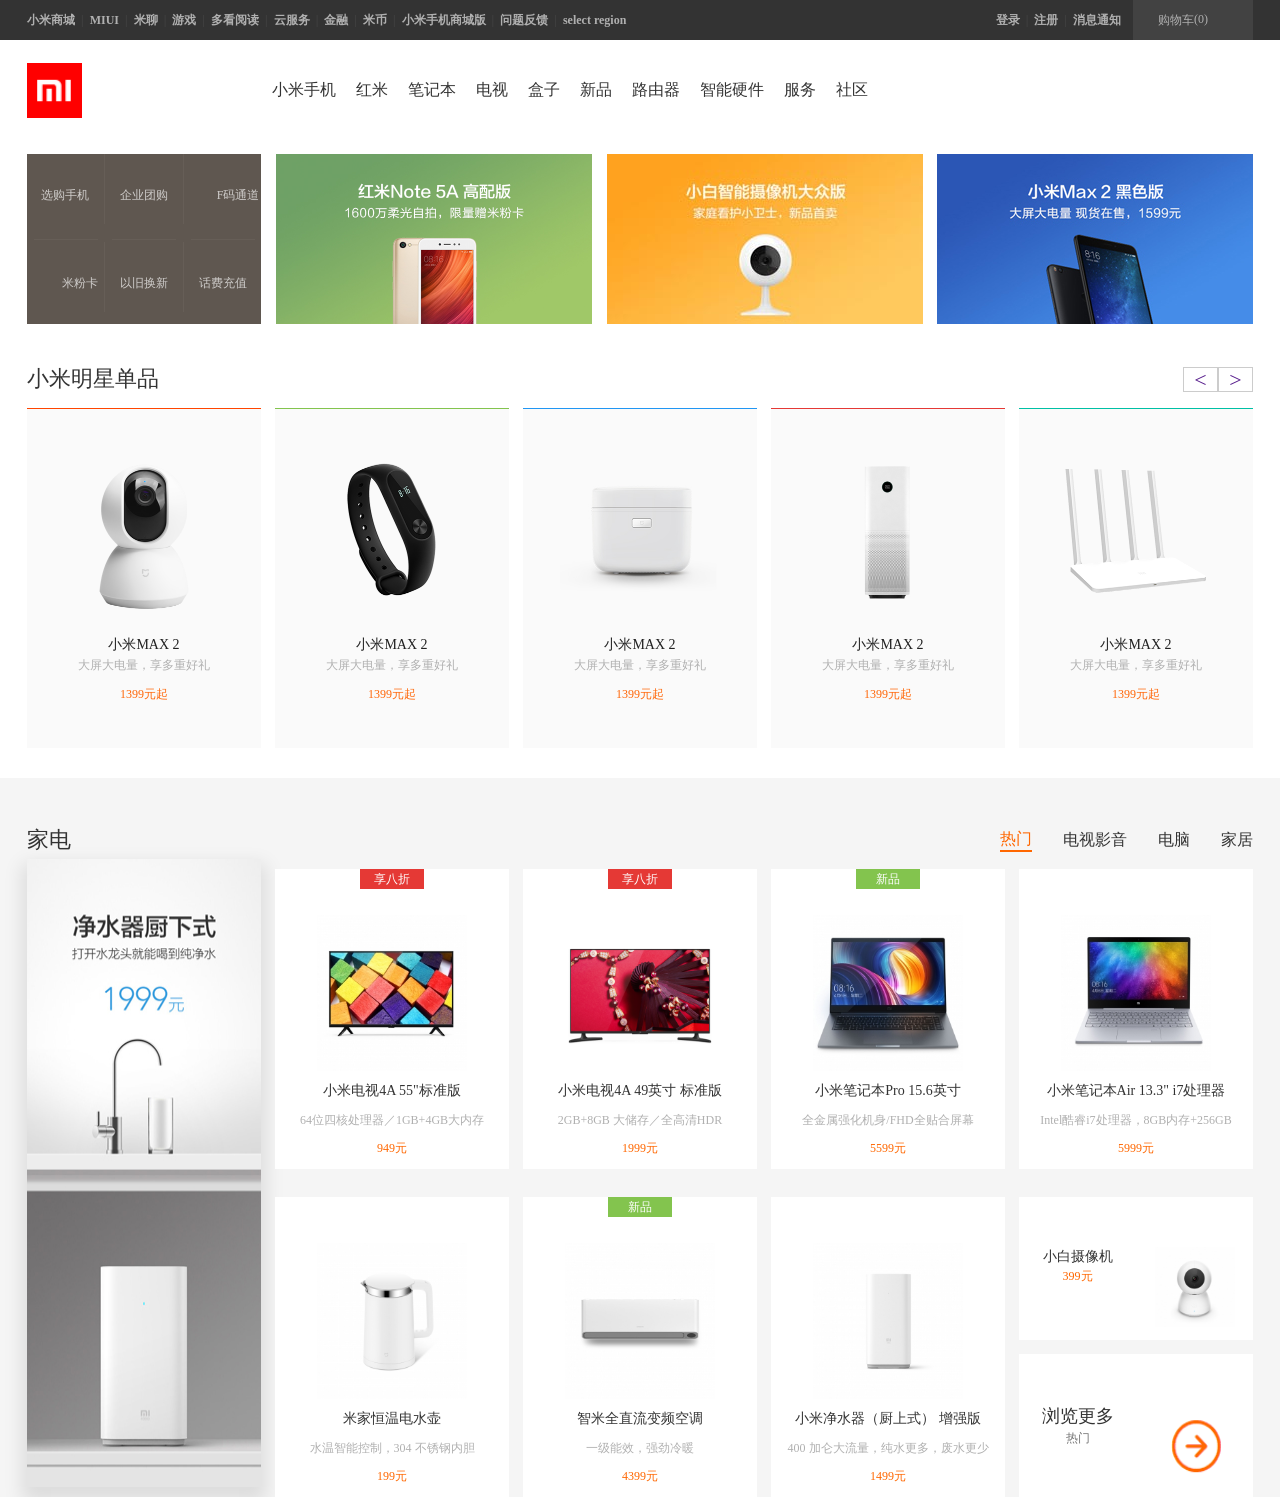
<file: index的副本.html>
<!DOCTYPE html>
<html lang="en">
<head>
	<meta charset="UTF-8">
	<title>小米</title>
	<link rel="stylesheet" type="text/css" href="css/index.css">
	<link rel="stylesheet" type="text/css" href="css/bass.css">
	<link rel="stylesheet" type="text/css" href="http://at.alicdn.com/t/font_386412_u6zuvaf2tgnidx6r.css"><!-- 出现错误的话就把http:补充上 ;网页上放一次代码更新一次地址-->
</head>
<body>
	<!-- <div class="box">小米哈哈</div>
	<div class="box">小米哈哈</div>
	<div class="box">小米哈哈</div>
	<div class="box">小米哈哈</div>
	<div class="box">小米哈哈</div> -->
	<!-- 头部开始 -->
	<div class="head">
		<div class="head-neikuan">
			<div class="head-left">
				<h5 class="head-wenzi">小米商城</h5>
				<h1 class="head-shuxian">|</h1>
	   			<h5 class="head-wenzi">MIUI</h5>
	   			<h1 class="head-shuxian">|</h1>
	  		 	<h5 class="head-wenzi">米聊</h5>
	  		 	<h1 class="head-shuxian">|</h1>
	   			<h5 class="head-wenzi">游戏</h5>
	   			<h1 class="head-shuxian">|</h1>
	   			<h5 class="head-wenzi">多看阅读</h5>
	   			<h1 class="head-shuxian">|</h1>
	   			<h5 class="head-wenzi">云服务</h5>
	   			<h1 class="head-shuxian">|</h1>
	   			<h5 class="head-wenzi">金融</h5>
	   			<h1 class="head-shuxian">|</h1>
	   			<h5 class="head-wenzi">米币</h5>
	   			<h1 class="head-shuxian">|</h1>
	   			<h5 class="head-wenzi">小米手机商城版</h5>
	   			<h1 class="head-shuxian">|</h1>
	   			<h5 class="head-wenzi">问题反馈</h5>
	   			<h1 class="head-shuxian">|</h1>
	   			<h5 class="head-wenzi">select region</h5>
	   			<h1 class="head-shuxian"></h1>
	   			<h1 class="head-shuxian"></h1>
			</div>
			<div class="head-right">
				<h5 class="head-wenzi">登录</h5>
				<h1 class="head-shuxian">|</h1>
	   			<h5 class="head-wenzi">注册</h5>
	   			<h1 class="head-shuxian">|</h1>
	  		 	<h5 class="head-wenzi">消息通知</h5>
	  		 	<a href:="" class="buy">
	  		 		<span class="iconfont icon-gouwuche"></span>
	  		 		<span >购物车</span>
	  		 		<span >(0)</span>
	  		 	</a>
		    </div>
	    </div>
	</div>
	<!-- 头部结束 -->


	<!-- 导航开始 -->
	<div class="daohang-neikuan">
		<div class="logo">
			<img src="img/mi-logo.png">
		</div>
		<div class="daohang-wenzi">
			<a href="" class="danghang-font">小米手机</a>
			<a href="" class="danghang-font">红米</a>
			<a href="" class="danghang-font">笔记本</a>
			<a href="" class="danghang-font">电视</a>
			<a href="" class="danghang-font">盒子</a>
			<a href="" class="danghang-font">新品</a>
			<a href="" class="danghang-font">路由器</a>
			<a href="" class="danghang-font">智能硬件</a>
			<a href="" class="danghang-font">服务</a>
			<a href="" class="danghang-font">社区</a>
		</div>
	</div>

	<!-- 导航结束 -->
	<!-- 列表开始 -->
	<div class="list">
		<div class="list-tu list-tu1">
			<div class="list-icon">
				<a href="" class="iconfont icon-xuangoushouji"></a>
				<a href="">选购手机</a>
			</div>
			<div class="list-shuxian"></div> 
			<div class="list-icon">
				<a href="" class="iconfont icon-liwu"></a>
				<a href="">企业团购</a>
			</div>
			<div class="list-shuxian"></div>
			<div class="list-icon">
				<a href="" class="iconfont icon-f"></a>
				<a href="">F码通道</a>
			</div>

			<div class="list-shuxian1 list-shuxian2"></div>
			<div class="list-shuxian1"></div>
			<div class="list-shuxian1 list-shuxian3"></div>

			<div class="list-icon">
				<a href="" class="iconfont icon-dianhuaqia"></a>
				<a href="">米粉卡</a>
			</div>
			<div class="list-shuxian"></div>
			<div class="list-icon">
				<a href="" class="iconfont icon-yijiuhuanxin"></a>
				<a href="">以旧换新</a>
			</div>
			<div class="list-shuxian"></div>
			<div class="list-icon">
				<a href="" class="iconfont icon-huafeichongzhi"></a>
				<a href="">话费充值</a>
			</div>

			
		</div>
		<a href="" class="list-tu list-tu3">
			<img src="img/1.jpg">
		</a>
		<a href="" class="list-tu">
			<img src="img/2.jpg">
		</a>
		<a href="" class="list-tu list-tu2">
			<img src="img/3.jpg">
		</a>
		
	</div>

	<!-- 列表结束 -->
	<!-- 单品开始 -->
	<div class="danpin">
		<div class="danpin-top">
			<div class="danpin-left">小米明星单品</div>
			<div class="danpin-right">
				<a href=""> < </a>
				<a href=""> > </a>
			</div>
		</div>
		<div class="danpin-bottom">
			<div class="danpin-contant danpin-contant1">
				<a href="" class="danpin-img"><img src="img/11.png"></a>
				<a class="danpin-wenzi1">小米MAX 2</a>
				<h5 class="danpin-wenzi2">大屏大电量，享多重好礼</h5>
				<h5 class="danpin-wenzi3">1399元起</h5>
			</div>

			<div class="danpin-contant danpin-contant2">
				<a href="" class="danpin-img"><img src="img/22.png"></a>
				<a class="danpin-wenzi1">小米MAX 2</a>
				<h5 class="danpin-wenzi2">大屏大电量，享多重好礼</h5>
				<h5 class="danpin-wenzi3">1399元起</h5>
			</div>

			<div class="danpin-contant danpin-contant3">
				<a href="" class="danpin-img"><img src="img/33.jpg"></a>
				<a class="danpin-wenzi1">小米MAX 2</a>
				<h5 class="danpin-wenzi2">大屏大电量，享多重好礼</h5>
				<h5 class="danpin-wenzi3">1399元起</h5>
			</div>

			<div class="danpin-contant danpin-contant4">
				<a href="" class="danpin-img"><img src="img/44.png"></a>
				<a class="danpin-wenzi1">小米MAX 2</a>
				<h5 class="danpin-wenzi2">大屏大电量，享多重好礼</h5>
				<h5 class="danpin-wenzi3">1399元起</h5>
			</div>

			<div class="danpin-contant danpin-contant5">
				<a href="" class="danpin-img"><img src="img/55.png"></a>
				<a class="danpin-wenzi1">小米MAX 2</a>
				<h5 class="danpin-wenzi2">大屏大电量，享多重好礼</h5>
				<h5 class="danpin-wenzi3">1399元起</h5>
			</div>


		</div>
	</div>
	<!-- 单品结束 -->



	<!-- 商品开始 -->
	<div class="goods">
		<div class="jiadian">
			<div class="jiadian-top">
				<h2>家电</h2>
				<div class="jiadian-wenzi">
					<a href="" class="jiadian-active"="">热门</a>
					<a href="">电视影音</a>
					<a href="">电脑</a>
					<a href="">家居</a>
				</div>
			</div>
			<div class="jiadian-bottom">
				<div class="jiadian-left">
					<img src="img/jiandian1.jpeg">

				</div>
				<div class="jiadian-right">
					

					<div class="jiadian-item">
						<div class="jiadian-item1">享八折</div>
						
						<a href="" class="jiadian-item2">
							<img src="img/ha1.jpg">
							
						</a>

						<a href="" class="jiadian-item3">小米电视4A 55"标准版</a>

						<span class="jiadian-item4">64位四核处理器／1GB+4GB大内存</span>

						<span class="jiadian-item5">949元</span>
					</div>

					


					<div class="jiadian-item">
						<div class="jiadian-item1">享八折</div>
						
						<a href="" class="jiadian-item2">
							<img src="img/ha2.png">
							
						</a>

						<a href="" class="jiadian-item3">小米电视4A 49英寸 标准版</a>

						<span class="jiadian-item4">2GB+8GB 大储存／全高清HDR</span>

						<span class="jiadian-item5">1999元</span>
					</div>

					


					<div class="jiadian-item">
						<div class="jiadian-item1">新品</div>
						
						<a href="" class="jiadian-item2">
							<img src="img/ha3.jpg">
							
						</a>

						<a href="" class="jiadian-item3">小米笔记本Pro 15.6英寸 </a>

						<span class="jiadian-item4">全金属强化机身/FHD全贴合屏幕</span>

						<span class="jiadian-item5">5599元</span>
					</div>

					


					<div class="jiadian-item">
						<div class="jiadian-item1"></div>
						
						<a href="" class="jiadian-item2">
							<img src="img/ha4.jpg">
							
						</a>

						<a href="" class="jiadian-item3">小米笔记本Air 13.3" i7处理器</a>

						<span class="jiadian-item4">Intel酷睿i7处理器，8GB内存+256GB</span>

						<span class="jiadian-item5">5999元</span>
					</div>

					


					<div class="jiadian-item">
						<div class="jiadian-item1"></div>
						
						<a href="" class="jiadian-item2">
							<img src="img/ha5.jpg">
							
						</a>

						<a href="" class="jiadian-item3">米家恒温电水壶</a>

						<span class="jiadian-item4">水温智能控制，304 不锈钢内胆</span>

						<span class="jiadian-item5">199元</span>
					</div>

					


					<div class="jiadian-item">
						<div class="jiadian-item1">新品</div>
						
						<a href="" class="jiadian-item2">
							<img src="img/ha6.jpg">
							
						</a>

						<a href="" class="jiadian-item3">智米全直流变频空调</a>

						<span class="jiadian-item4">一级能效，强劲冷暖</span>

						<span class="jiadian-item5">4399元</span>
					</div>

					


					<div class="jiadian-item">
						<div class="jiadian-item1"></div>
						
						<a href="" class="jiadian-item2">
							<img src="img/ha7.jpg">
							
						</a>

						<a href="" class="jiadian-item3">小米净水器（厨上式） 增强版</a>

						<span class="jiadian-item4">400 加仑大流量，纯水更多，废水更少</span>

						<span class="jiadian-item5">1499元</span>
					</div>

					


					<div class="jiadian-items">
						<div class="jiadian-items1">
							<div class="jiandian-items2">
								<a href="" class="jiadian-item3">小白摄像机 </a>
						        <span class="jiadian-item5">399元</span>
					        </div>
					        <div class="jiandian-items3">
					        	<img src="img/ha8.jpg">
					        </div>
						</div>


						<div class="jiadian-items1">
							<div class="jiandian-items2">
								<a href="" class="jiadian-item3 ">浏览更多 </a>
						        <span class="jiadian-item5 haha">热门</span>
					        </div>
					        <div class="jiandian-items3">
					        	<img src="img/jiantou.png">
					        </div>
						</div>
						
						
						</div>
						    
					</div>						
												


				</div>
			</div>
		</div>



	</div>



	<!-- 商品结束 -->

	
</body>
</html>
</file>
<file: css/index.css>
/*.box{
	 width: 200px;
 	height: 100px;
 	background-color: red;
 	padding: 20px 30px 40px 100px;
 	margin: 20px 30px 70px;
 	border: 5px solid #000;
 	
 	border-width: 5px;
 	border-style: solid;
 	border-top-color: #000;

 	border-top: 
}*/
.head{
	width: 100%;
	height: 40px;
	background-color: #333;
}
.head-wenzi{
	color: #b0b0b0;
	float: left;
	font-size: 12px;
	line-height: 40px;
	cursor: pointer;/*设置光标样式 pointer是手的意思*/

}
.head-wenzi:hover{
	color: #fff;
}
.head-neikuan{
	width: 1226px;
	height: 40px;
	/*background-color: red;*/
	margin: 0 auto;
	
}
.head-shuxian{
	float: left;
	color: #424242;
	line-height: 40px;
	font-size: 12px;
	margin:0 6px;
}
.head-left{
	float: left;
}
.head-right{
	float: right;
	margin: o;
}
.daohang-neikuan{
	width: 1226px;
	height: 100px;/*
	background-color: pink;*/
	margin: 0 auto;
	overflow: hidden;/*超出部分 隐藏*/

}
.logo{
	width: 55px;
	height: 55px;
	background-color: red;
	margin-top: 22.5px;
	/*毛病 找到它的父类 danghang-neikuan 添加overflow*/
	float: left;

}
.daohang-wenzi{
	float: left;
	line-height: 100px;
	margin-left: 190px;
	font-size: 16px;

}
.danghang-font{
	float: left;
	color: #333;
	margin-right: 20px;
	
}
.danghang-font:hover{
	color: orangered;
}
.list{
	width: 1226px;
	height: 170px;
	/*background-color: green;*/
	margin: 0 auto;
	margin-top: 14px;
}
.list-tu{
	width: 316px;
	height: 170px;
	background-color: #5f5750;
	float: left;
	transition: all 0.5s linear;

}
.list-tu1{
	width: 234px;
	display: flex;
	flex-wrap: wrap;
	justify-content: space-between;/*设置所有水平方向的内容两端对齐*/
	align-content: space-between;/*设置垂直方向的两端对齐，因为是三行 需要判断一下*/



}
.list-tu2{
	float: right;
}
.list-tu3{
	margin: 0 15px;
}
.list-tu:hover{
	box-shadow: 0px 10px 18px 5px rgba( 0,0,0,0.3);
}
.danpin{
	width: 1226px;
	height: 428px;
	/*background-color: blue;*/
	margin: 0 auto;
	margin-top: 26px;/*现居中再设置距离高度的值*/



}
.danpin-top{
	width: 100%;
	height: 58px;
	/*background-color: pink;*/
	line-height: 58px;
	font-size: 22px;
	font-weight: 200;
	color: #333;

}
.danpin-left{
	float: left;
}
.danpin-right{
	width: 70px;
	height: 25px;
	background-color: red;
	float: right;
	margin-top: 16.5px;

}
.danpin-right a{
	width: 33px;
	height: 23px;
	float: left;
	background-color: white;
	border: 1px solid #ccc;
	line-height: 23px;
	text-align: center;
}
.danpin-bottom{
	width: 100%;
	height: 380px;
	/*background-color: yellow;*/

}
.danpin-contant{
	width: 234px;
	height: 300px;
	background-color: #fafafa;
	border-top: 1px solid orangered;
	padding-top: 39px;
	float: left;
	margin-right: 14px;

}
.danpin-img{
	width: 160px;
	height: 166px;
	/*background-color: black;*/
	margin: 0 auto;
	display: block;/*改变元素分类，因为a所属的分类正好不可以设置大小*/
}
.danpin-wenzi1{
	font-size: 14px;
	font-weight: 400;
	color: #212121;
	display: block;
	margin-top: 22px;
	text-align: center;

}
.danpin-wenzi2{
	font-size: 12px;
	font-weight: normal;
	color: #b0b0b0;
	margin-top: 3px;
	text-align: center;

}
.danpin-wenzi3{
	font-size: 12px;
	font-weight: normal;
	color: #ff6709;
	margin-top: 12px;
	text-align: center;
	
}
.danpin-contant2{
	border-top-color: #83c44e;
}
.danpin-contant3{
	border-top-color: #2196f3;
}
.danpin-contant4{
	border-top-color: #e53935;
}
.danpin-contant5{
	border-top-color: #00c0a5;
	margin-right: 0px;
}
.buy{
	display: block;
	float: left;
	width: 120px;
	height: 40px;
	background-color: #424242;
	margin-left: 12px;
	color: #b0b0b0;
	font-size: 12px;
	/*line-height: 40px;*/
	/*text-align: center;*/

}
.buy span{
	display: block;/*转换元素分类，和a标签一样无法改变大小，所以必须改变分类，就可以了*/
	float: left;
}
.buy .iconfont{
	font-size: 20px;
	margin-top: 10px;
	margin-left: 25px;
}
.buy span{
	margin-top: 12px;
}
.buy:hover{
	background: #fff;
	color: #ff6700;
}
.list-icon{
	width: 76px;
	height: 82px;
	/*background-color: red;*/
	display: flex;/*设置弹性布局*/
	flex-wrap: wrap;/*设置换行处理*/
	justify-content: center;
    align-content: center;


}
.list-icon .iconfont{
	padding: 0 15px;
	font-size: 24px;
}
.list-shuxian{
	width: 1px;
	height: 70px;
	background: #665e57;
	
}
.list-shuxian1{
	width: 64px;
	height: 1px;
	background-color: #665e57;
}
.list-shuxian2{
	margin-left: 6.5px;
}
.list-shuxian3{
	margin-right: 6.5px;
}
.list-icon a{
	color: rgba(255,255,255,0.7);
	font-size: 12px;
}
.list-icon:hover a{
	color: #fff;
}/*鼠标移入时，观察变得是那些部分，选择对应的子类*/
.goods{
	width: 100%;
	background-color: #f5f5f5;
	overflow: hidden;
}
.jiadian{
	width: 1226px;
	height: 686px;
	margin: 0 auto;
	/*background-color: pink;*/
	margin-top: 33px;
}
.jiadian-top{
	width: 100%;
	height: 58px;
	/*background: red;*/
	display: flex;
	flex-wrap: wrap;/*弹性布局必须设置这两个，找到他爸爸；*/
	justify-content: space-between;
    align-items: center;/*弹性布局九设置这几个，找爸爸*/
}
.jiadian-wenzi{
	width: 253px;
	height: 58px;
	/*background: black;*/
	display: flex;
	flex-wrap: wrap;/*弹性布局必须设置这两个，找到他爸爸；*/
	justify-content: space-between;
    align-items: center;/*这个是垂直单行的对齐*//*弹性布局九设置这几个，找爸爸*/
}
.jiadian-top h2{
	font-size: 22px;
	font-weight: 200;
	color: #333;
	/*margin-top: 33px;*/
}
.jiadian-wenzi a{/*后代选择器*/
	font-size: 16px;
	color: #333;

}
.jiadian-wenzi a:hover,.jiadian-wenzi .jiadian-active{/*群组选择器，用，隔开当几个元素的效果是一样的时候可使用*/
	color: #ff6700;
	border-bottom: 2px solid #ff6700;
} 
.jiadian-bottom{
	width: 100%;
	height: 628px;
	/*background: yellow;*/
	display: flex;
	flex-wrap: wrap;/*弹性布局必须设置这两个，找到他爸爸；*/
	justify-content: space-between;
}
.jiadian-left{
	width: 234px;
	height: 100%;
	background-color: black;
}
.jiadian-right{
	width: 978px;
	height: 100%;
	/*background-color: white;*/
	display: flex;
	flex-wrap: wrap;/*弹性布局必须设置这两个，找到他爸爸；*/
	justify-content: space-between;
    align-content: space-between;/*这个是垂直多行的对齐*//*弹性布局九设置这几个，找爸爸*/
}
.jiadian-item{
	width: 234px;
	height: 300px;
	background-color: #fff;
	display: flex;
	flex-wrap: wrap;/*弹性布局必须设置这两个，找到他爸爸；*/
	justify-content: center;
	position: relative;
	overflow: hidden;/*超出部分隐藏*/
   
}
.jiadian-item1{
	width: 64px;
	height: 20px;
	margin: 0 70px;
	background-color: #e53935;
	font-size: 12px;
	color: #fff;
	line-height: 20px;
	text-align: center;
}
.jiadian-item2{
	display: block;
	width: 150px;
	height: 156px;
	/*background-color: cyan;*/
	margin-top: 14px;
}
.jiadian-item3{
	font-size: 14px;
	color: #333;

}
.jiadian-item4{
	font-size: 12px;
	color: #b0b0b0;
	margin: 0 10px;
	
}
.jiadian-item5{
	font-size: 12px;
	color: #ff6700;
	margin: 0 70px;
}
.jiadian-item:nth-child(3) .jiadian-item1,.jiadian-item:nth-child(6) .jiadian-item1{
	background-color: #83c44e;
}
.jiadian-item:nth-child(4) .jiadian-item1,.jiadian-item:nth-child(5) .jiadian-item1,.jiadian-item:nth-child(7) .jiadian-item1,.jiadian-item:nth-child(8) .jiadian-item1{
	background-color: rgba(0,0,0,0);
}
.jiadian-items{
	width: 234px;
	height: 300px;
	/*background-color: black;*/
}
.jiadian-items1{
	width: 234px;
	height: 93px;
	background-color: #fff;	
	padding-top: 50px;
}
.jiadian-items1:nth-child(2){
	margin-top: 14px;
}
.jiandian-items2{
	width: 50%;
	float: left;
	text-align: center;
}
.jiandian-items2 .jiadian-item3{
	padding: 0 20px;
}
.jiandian-items2 .jiadian-item5{
	margin: 0;
}
.jiandian-items3{
	width: 80px;
	height: 80px;
	float: right;
	background-color: red;
	margin-right: 18px;

}
.haha{
	color: #757575;
	padding: 0 20px;
}
.jiadian-items1:nth-child(2) .jiadian-item3{
	font-size: 18px;
}
.zhineng-right{
	width: 100%;
}
.jiadian-bottom .jiadian-item .jiadian-haha{
	background: #83c44e;

}
.jiadian-bottom .jiadian-item .jiadian-hengheng{
	background: rgba(0,0,0,0);

}
.jiadian-bottom .jiadian-item .jiadian-xixi{
	background: rgba(0,0,0,0);

}
.jiadian-item,.jiadian-item1,.jiadian-left,.jiadian-item6,.tuijian .danpin-contant,.video .video-bottom .video-item{
 	transition: all .2s linear;
}
.jiadian-item:hover,.jiadian-item1:hover,.jiadian-left,.tuijian .danpin-contant:hover,.video .video-bottom .video-item:hover{
 	box-shadow: 0px 10px 18px 5px rgba(0, 0, 0, 0.1); 
 	transform: translateY(-10px);
}
.jiadian-item6{
	width: 100%;
	height: 80px;
	background-color: #ff6700;
	position: absolute;
	bottom:-80px;
	
}
.jiadian-item:hover .jiadian-item6{
	bottom: 0;
}
.tuijian{
 	height: 378px;
}
.tuijian-bottom{
 	width: 100%;
 	height: 320px;
}
.tuijian .danpin-contant{
 	border: 0;
 	height: 280px;
 	background-color: white;
}
.video{
	width: 1226px;
	height: 348px;
	/*background-color: red;*/
	margin: 0 auto;
	margin-top: 22px;
}
.video-right{
	width: 92px;
	height: 58px;
	float: right;
}
.video-right a{
	font-size: 14px;
	color: #333;

}
.video-bottom{
	width: 100%;
	height: 285px;
	/*background-color: green;*/
	display: flex;
	flex-wrap: wrap;
 	justify-content: space-between;
}
.video-item{
	width: 296px;
	height: 100%;
 	background-color: #fff;
}
.video-item1{
	width: 100%;
	height: 180px;
 	/*background-color: yellow;*/
 	position: relative;

}
.video-item1 .play{
	position: absolute;
	left: 20px;
	bottom: 10px;
	font-size: 30px;
	color: #fff;
}
.video-item1 .play:hover{
	color: #ff6700;
}

.video-item2{
	font-size: 14px;
	color: #424242;
	display: block;
	text-align: center;
	margin-top: 22px; 
}
.video-item3{
	font-size: 12px;
	color: #b0b0b0;
	display: block;
	text-align: center;
	margin-top: 3px; 
}

.zhandian{
	width: 100%;
	height: 272px;
	background-color: #fff;
	display: flex;
	flex-wrap: wrap;
	justify-content: center;
	align-content: center;
}
.zhandian-top{
	width: 1226px;
	height: 80px;
	display: flex;
	flex-wrap: wrap;
	justify-content: space-between;
	align-content: center;
}
.zhandian-bottom{
	width: 1226px;
	height: 192px;
	display: flex;
	flex-wrap: wrap;
	justify-content: center;
	align-content: center;
	
}
.zhandian-tuwen{
	width: 243.73px;
	height: 25px;
	margin-top: 27.5px;
	display: flex;
	flex-wrap: wrap;
	justify-content: center;
	align-content: center;
}
.zhandian-shuxian{
	width: 1px;
	height: 25px;
	background-color: #b0b0b0;
	margin-top: 27.5px;
}
.zhandian-tuwen .zhandian-item1{
	font-size: 25px;
	color: #000;
}
.zhandian-item2{
	font-size: 16px;
	color: #000;
}
.zhandian-hengxian{
	width: 1226px;
	height: 1px;
	background-color: #b0b0b0;
}
.bottom-nov{
    width: 160px;
    height: 112px;
    margin: 0;
	margin-top: 40px;
	float: left;
	display: inline-block;
	flex-wrap: wrap;
	justify-content: center;
	align-content: center;
}
.bottom-nov a:hover{
	color: #ff6500;
}
.zhandian-tuwen:hover a{
	color: #ff6500;
}
.bottom-nov-item1{
	margin: -1px 0 26px;
    font-size: 14px;
    line-height: 1.25;
    color: #424242;
    display: block;
    margin-bottom: 25px;
}
.bottom-nov-item2{
	font-size: 12px;
	color: #757575;
	display: block;
	margin: 10px 0 0;
}
.zhandian-shuxian1{
	width: 1px;
    height: 112px;
    background-color: #b0b0b0;
    margin-top: 40px;
    display: inline-block;
   
}
.zhandian-right{
	width: 252px;
    height: 112px;
    background-color: #fff;
    margin-top: 40px;
    text-align: center;
}
.zhandian-right-item2{
	margin: 0 0 16px;
    font-size: 12px;
    color: #616161; 
}
.zhandian-right-item1{
	color: #ff6500;
}
.zhandian-right-item11{
	margin: 0 auto;
	font-size: 22px;
	color: #ff6700;
}
.zhandian-right-item22{
	margin: 0 auto;
	margin: 0 0 10px;
    font-size: 12px;
    color: #616161; 
}
.item31{
	width: 116px;
    height: 26px;
    border: 1px solid #ff6500;
    margin: 0 auto;
    color: #ff6500;
    line-height: 26px;
}
.item31 a{
	color: #ff6500;
}
.item31:hover{
	background-color: #ff6500;
}
.item31:hover a{
	color: #fff;
}
.zuizhong{
	width: 1349px;
	height: 166px;
	background-color: #fafafa;
	font-size: 12px;
	/*margin: 0 0 30px 0;*/
	margin: 0 auto;
 	margin-top: 30px;
}
.zuizhong-neirong{
	width: 1226px;
	height: 57px;	
	margin: 0 auto;
	padding: 54.5px 0 0 0;
	
}
.zuizhong-logo{
	width: 57px;
	height: 57px;
	background-color: orangered;
}
.zuizhong-wenzi1{
	color: #757575;
	line-height: 19px;
}
.zuizhong-wenzi1-box1{
	float: left;
	font-size: 12px;
}
.zuizhong-wenzi1:hover{
	color: orangered;
}
.zuizhong-logo-hezi{
	width: 57px;
	height: 57px;
	float: left;
	margin-right: 10px;
}
.zuizhong-wenzi1-box00{
	width: 718px;
	height: 19px;
	float: left;
}
.zuizhongshuxian{
	width: 1px;
	height: 12px;
	background-color: #b0b0b0;
	float: left;
	margin: 3px 3px;
}
.zuizhong-wenzi1-box01{
	width: 612px;
	height: 36px;
	color: #b0b0b0;
	float: left;
}
.zuizhong-lianjie{
	color: #b0b0b0;
}
.zuizhong-wenzi1-box01 a:hover{
	color: #ff6500;
}
.weifa{
	margin-top: 4px;
}
.shengming{
	margin-top: 4px;
}
.zuizhong-right-box{
	width: 376px;
	height: 28px;
	
	float: right;
}
.xiaolianjie-i{
	width: 83px;
	height: 28px;
	background-color: #fafafa;
	margin-left: 7px;
	float: right;
}
.fashao{
	width: 267px;
	height: 19px;
	margin: 30px auto 0;
	color: #333;
	font-size: 19px;
}
.vidio-item2:hover{
	color: orangered;
}




.banner{
	width: 1226px;
	height: 460px;
	background-color: #fff;
	margin: 0 auto;
	position: relative;
}
.banner-img{
	width: 100%;
	height: 100%;
}
.banner-nav{
	width: 234px;
	height: 420px;
	background-color: rgba(0,0,0,0.5); 
	position: absolute;
	left: 0;
	top: 0;
	padding: 20px 0;
	z-index: 999;
}
.banner-item{
	width: 174px;
	height: 42px;
	/*background-color: blue;*/
	padding: 0 30px;
	font-size: 14px;
	color: white;
	line-height: 42px;
}
.banner-item span:nth-child(2){
	float: right;
}
.banner-item:hover{
	background-color: #ff6700;
}
.banner-btn{
	width: 41px;
	height: 69px;
	background-color: rgba(0,0,0,0);
	position: absolute;
	top: 0;
	bottom: 0;
	margin: auto;
	line-height: 69px;
	font-size: 24px;
	color: #757575;
	z-index: 999;

}
.lbn{
	left: 234px;
	text-align: center;
	line-height: 70px;
	color: #fff;
}
.rbn{
	right: 0px;
	text-align: center;
	line-height: 70px;
	color: #fff;
}
.banner-btn:hover{
	background-position: 0 50%;
	background-color: rgba(0,0,0,0.5);
}
.banner-pages{
 	background-color: rgba(0,0,0,0);
 	width: 140px;
 	height: 10px;
 	position: absolute;
 	bottom: 10px;
 	right: 30px;
 	z-index: 999;
}
.banner-pages li{
	width: 6px;
	height: 6px;
	background-color: red;
	border-radius: 50%;
	float: right;
	margin: 0 5px;
	border: 2px solid white;
	cursor: pointer;
}
.nav-serch{
	width: 296px;
	height: 50px;
	/*background-color: red;*/
	float: right;
	margin-top: 25px;

}
.sousuo{
	width: 243px;
	height: 48px;
	border: 1px solid #e0e0e0;
	text-indent: 26px;/*首行缩进*/

}
.sousuo:focus{
	outline: 1px solid #ff6700;

}
.nav-btn{
	width: 51px;
	height: 50px;
	background-color: white;
	border: 1px solid #e0e0e0;
	float: right;
	outline: none;

}
.nav-btn:hover{
	background-color: #ff6700;
}
.jiadian-item6 h1:nth-child(1){
	font-size: 12px;
	color:#fff;
	text-align: center;
	padding-top: 20px;
}
.jiadian-item6 h1:nth-child(2){
	font-size: 12px;
	color: rgba(255,255,255,0.5);
	text-align: center;
	padding-top: 0;
}
</file>
<file: css/bass.css>
*{
	margin: 0;
	padding: 0;
	text-decoration: none;/*文本描述，清楚下划线*/
	font-family: '微软雅黑','苹方';
	list-style: none;
}/*清楚默认样式*/

img{
	width: 100%;
	height: 100%;
	display: block;
}/*清楚默认样式*/
@font-face {
  font-family: 'iconfont';  /* project id 386412 */
  src: url('//at.alicdn.com/t/font_386412_u6zuvaf2tgnidx6r.eot');
  src: url('//at.alicdn.com/t/font_386412_u6zuvaf2tgnidx6r.eot?#iefix') format('embedded-opentype'),
  url('//at.alicdn.com/t/font_386412_u6zuvaf2tgnidx6r.woff') format('woff'),
  url('//at.alicdn.com/t/font_386412_u6zuvaf2tgnidx6r.ttf') format('truetype'),
  url('//at.alicdn.com/t/font_386412_u6zuvaf2tgnidx6r.svg#iconfont') format('svg');
}
</file>
